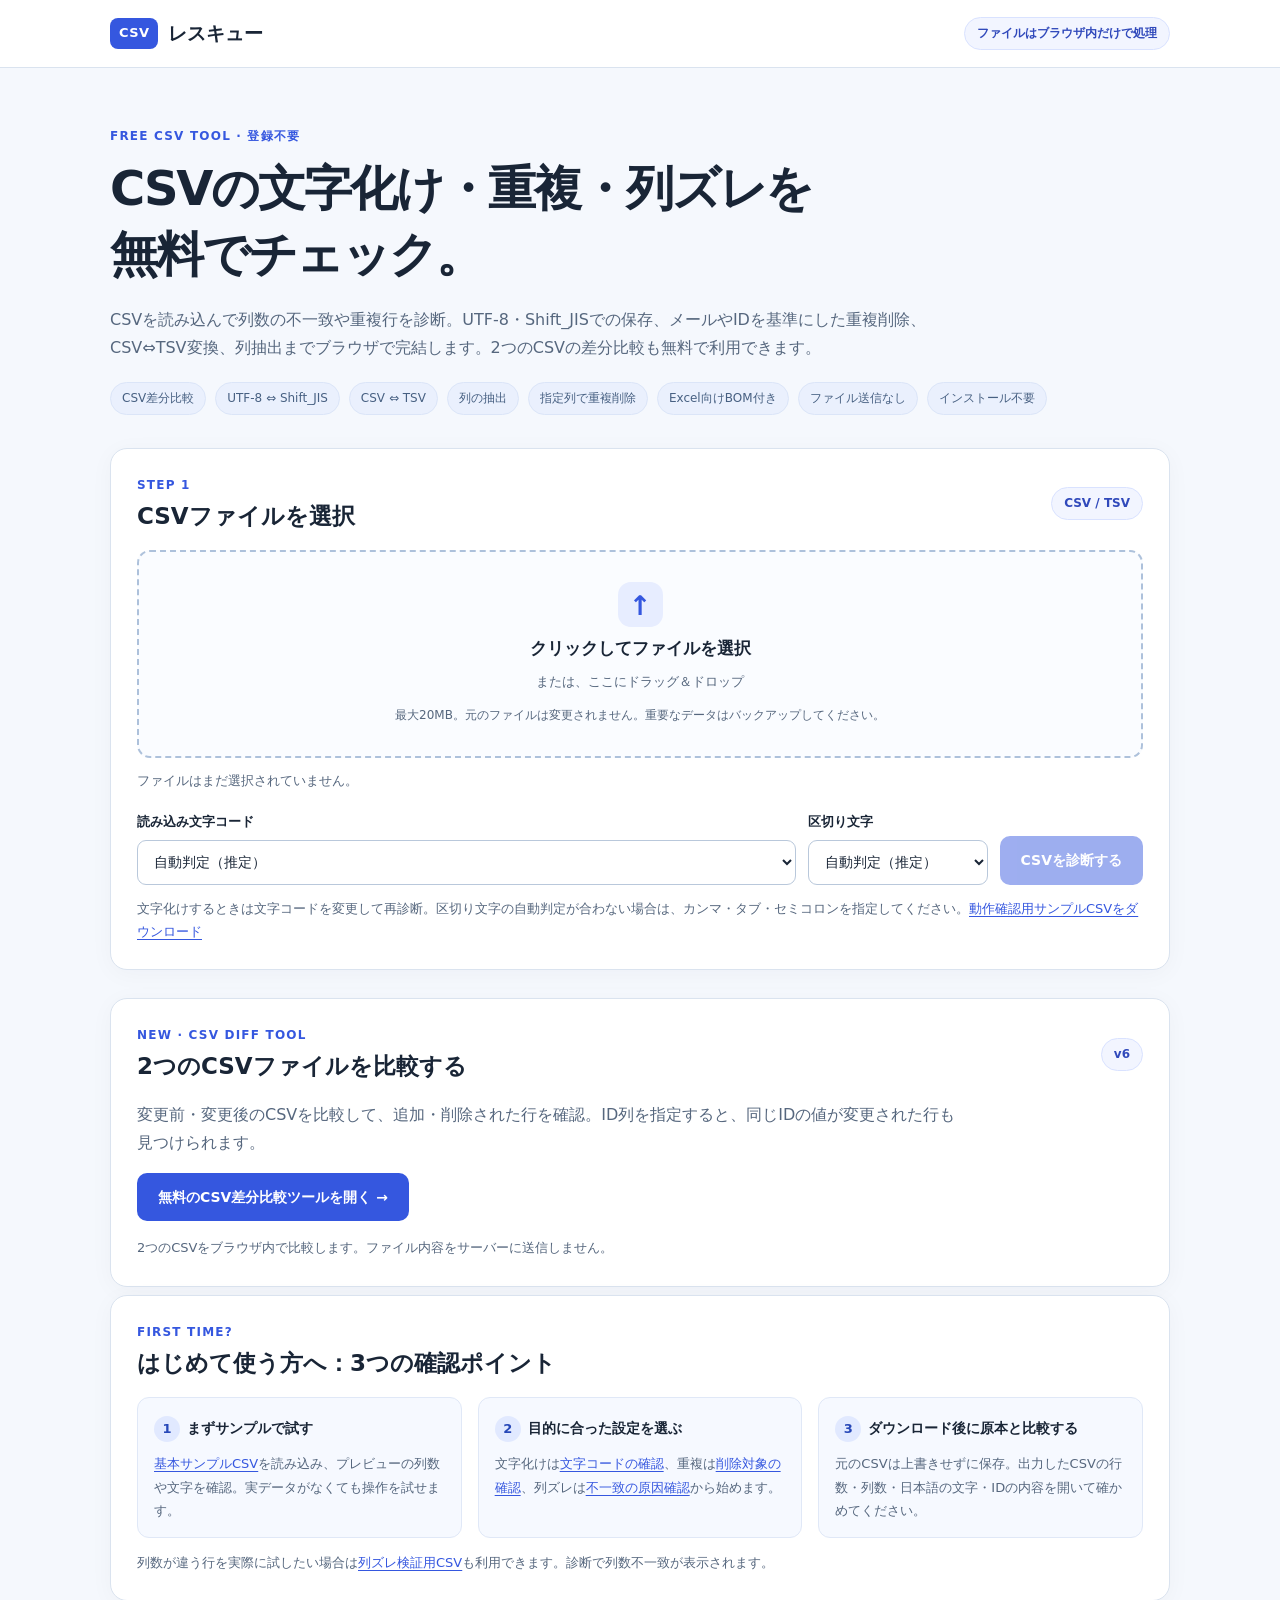
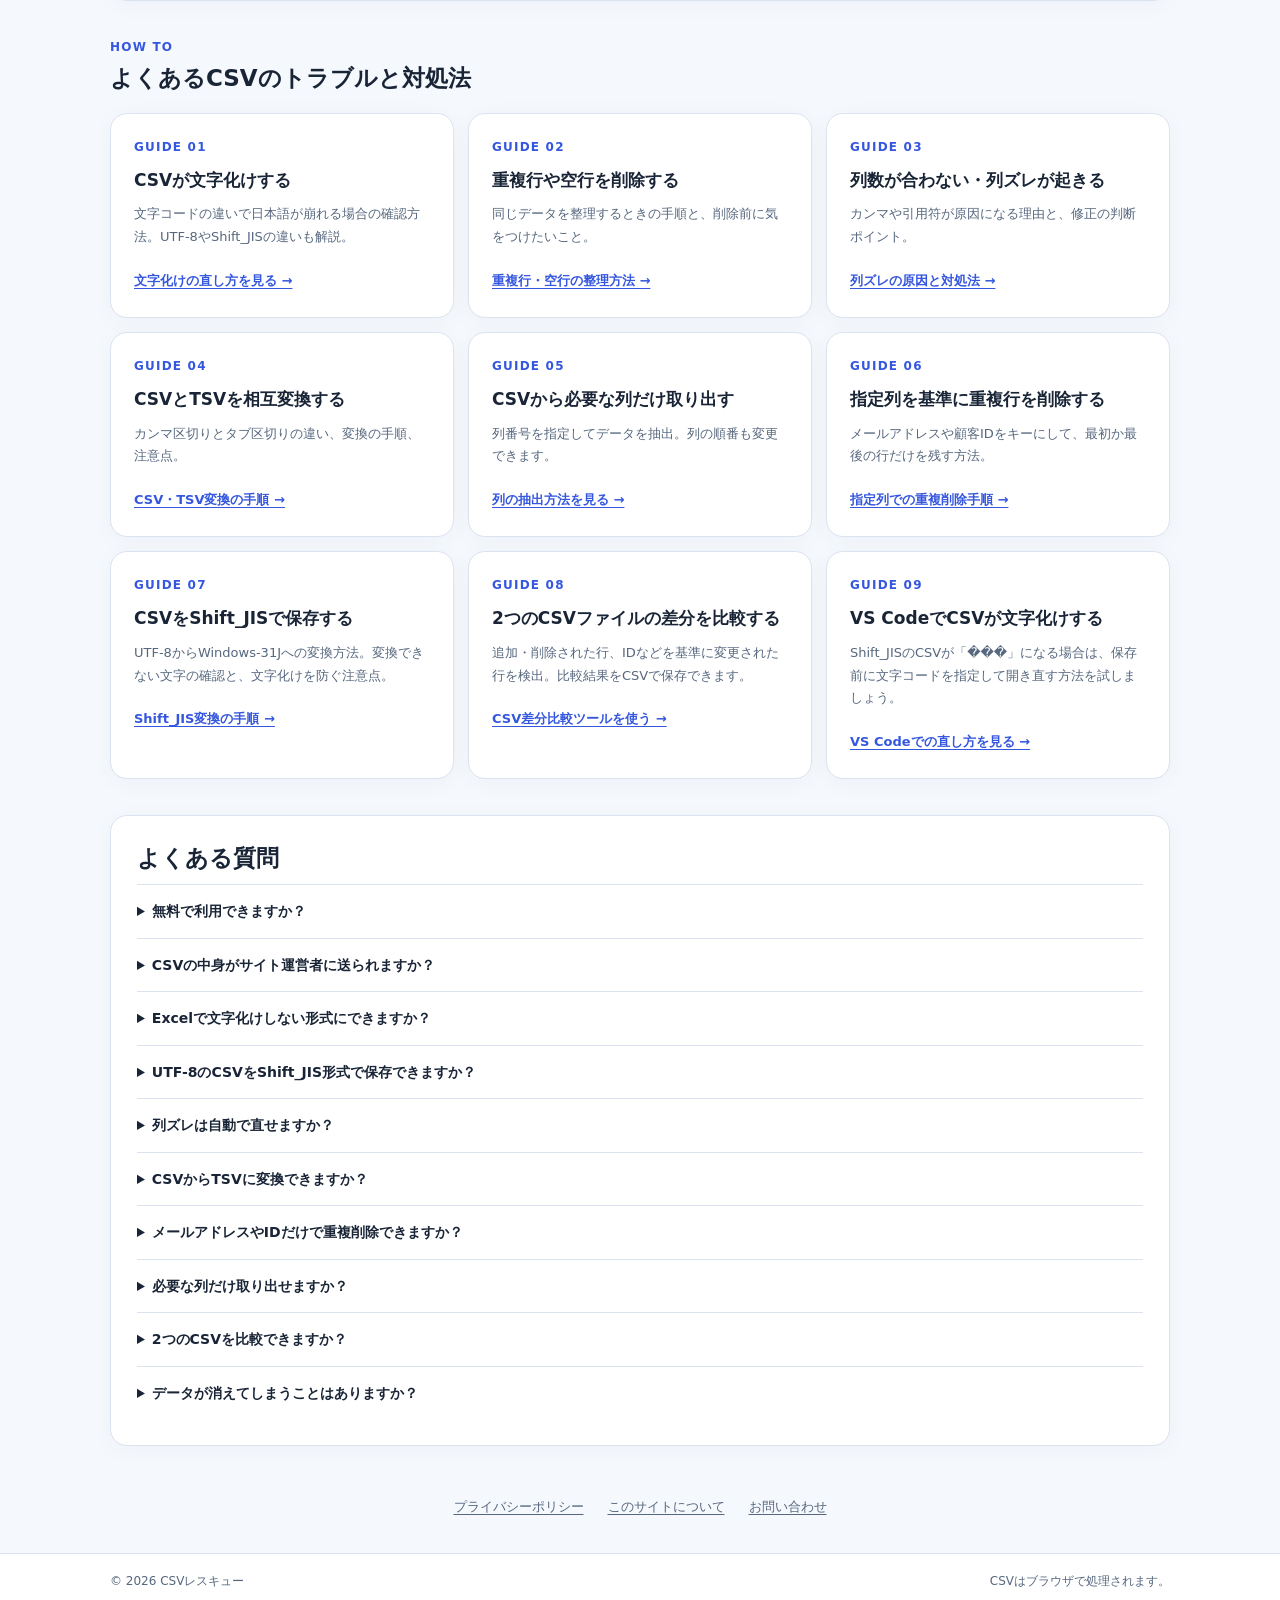
<file: index.html>
<!doctype html>
<html lang="ja">
<head>
  <meta charset="utf-8">
  <meta name="google-site-verification" content="HZnUxog8przKs9VoNvuB1iZb7_eibFiq6W2No1t0T0g">
  <meta name="viewport" content="width=device-width, initial-scale=1">
  <meta name="description" content="無料のCSV文字コード変換ツール。UTF-8とShift_JIS（Windows-31J）で保存。変換できない文字を検出し、重複削除・列抽出・CSV／TSV変換もブラウザで完結。">
  <meta property="og:type" content="website">
  <meta property="og:title" content="CSVレスキュー｜Shift_JIS変換・重複削除・文字化け対策">
  <meta property="og:description" content="CSVファイルをアップロードせずブラウザでチェック・変換。文字コード変換、重複・空行の整理に。">
  <meta property="og:url" content="https://csv-rescue-tool.pages.dev/">
  <link rel="canonical" href="https://csv-rescue-tool.pages.dev/">
  <title>CSVレスキュー｜CSVをShift_JIS・UTF-8に変換・重複削除を無料で</title>
  <!-- Google AdSense: 既存の審査用パブリッシャーIDを維持 -->
  <script async src="https://pagead2.googlesyndication.com/pagead/js/adsbygoogle.js?client=ca-pub-9713647473376060" crossorigin="anonymous"></script>
  <link rel="stylesheet" href="style.css">
</head>
<body>
  <a class="skip-link" href="#main">本文へ移動</a>
  <header class="site-header">
    <div class="wrap header-inner">
      <a class="brand" href="./" aria-label="CSVレスキュー ホーム"><span class="brand-mark">CSV</span><span>レスキュー</span></a>
      <span class="privacy-pill">ファイルはブラウザ内だけで処理</span>
    </div>
  </header>
  <main id="main" class="wrap">
    <section class="hero">
      <p class="eyebrow">FREE CSV TOOL · 登録不要</p>
      <h1>CSVの文字化け・重複・列ズレを<br class="desktop-break">無料でチェック。</h1>
      <p class="hero-copy">CSVを読み込んで列数の不一致や重複行を診断。UTF-8・Shift_JISでの保存、メールやIDを基準にした重複削除、CSV⇔TSV変換、列抽出までブラウザで完結します。2つのCSVの差分比較も無料で利用できます。</p>
      <div class="hero-tags"><span>CSV差分比較</span><span>UTF-8 ⇔ Shift_JIS</span><span>CSV ⇔ TSV</span><span>列の抽出</span><span>指定列で重複削除</span><span>Excel向けBOM付き</span><span>ファイル送信なし</span><span>インストール不要</span></div>
    </section>

    <section class="panel upload-panel" aria-labelledby="upload-title">
      <div class="section-heading"><div><p class="step-label">STEP 1</p><h2 id="upload-title">CSVファイルを選択</h2></div><span class="file-badge">CSV / TSV</span></div>
      <label class="drop-zone" id="drop-zone" for="file-input">
        <span class="upload-icon" aria-hidden="true">↑</span>
        <strong>クリックしてファイルを選択</strong>
        <span>または、ここにドラッグ＆ドロップ</span>
        <small>最大20MB。元のファイルは変更されません。重要なデータはバックアップしてください。</small>
      </label>
      <input id="file-input" type="file" accept=".csv,.tsv,.txt,text/csv,text/tab-separated-values">
      <p id="file-meta" class="file-meta" aria-live="polite">ファイルはまだ選択されていません。</p>
      <div class="controls">
        <div class="field"><label for="encoding">読み込み文字コード</label><select id="encoding"><option value="auto">自動判定（推定）</option><option value="utf-8">UTF-8</option><option value="shift_jis">Shift_JIS / Windows-31J</option></select></div>
        <div class="field"><label for="delimiter">区切り文字</label><select id="delimiter"><option value="auto">自動判定（推定）</option><option value=",">カンマ（,）</option><option value="tab">タブ（TSV）</option><option value=";">セミコロン（;）</option></select></div>
        <button id="analyze-btn" class="button primary" disabled>CSVを診断する</button>
      </div>
      <p class="hint">文字化けするときは文字コードを変更して再診断。区切り文字の自動判定が合わない場合は、カンマ・タブ・セミコロンを指定してください。<a href="sample.csv" download>動作確認用サンプルCSVをダウンロード</a></p>
      <p id="error" class="error" role="alert"></p>
    </section>

    <section id="results" class="results hidden" aria-labelledby="results-title">
      <div class="section-heading results-heading"><div><p class="step-label">STEP 2</p><h2 id="results-title">診断結果</h2></div><span id="status-pill" class="status-pill">診断済み</span></div>
      <div id="summary" class="summary-grid"></div>
      <section class="panel result-panel"><h3>チェック内容</h3><div id="checks" class="check-list" aria-live="polite"></div></section>
      <section class="panel result-panel"><h3>データのプレビュー</h3><p class="hint before-table">見出し行＋データの先頭10行を表示します。元ファイルの内容を確認してから変換してください。</p><div class="table-wrap"><table id="preview"></table></div></section>
      <section class="panel result-panel" aria-labelledby="download-title">
        <h3 id="download-title">変換・整理してダウンロード</h3>
        <p class="hint before-table">下の項目は任意です。元ファイルは変更されません。出力形式でCSVかTSVを選べます。</p>
        <div class="download-controls">
          <div class="field"><label for="output-encoding">出力文字コード</label><select id="output-encoding"><option value="utf-8-bom">UTF-8（BOM付き・Excel向け）</option><option value="utf-8">UTF-8（BOMなし）</option><option value="shift_jis">Shift_JIS（Windows-31J / CP932）</option></select></div>
          <div class="sjis-options hidden" id="sjis-options">
            <p class="hint">Shift_JIS（Windows-31J）は日本語の一部の業務ソフト向け。UTF-8の絵文字や一部の異体字はそのまま保存できません。<a href="csv-to-shift-jis">変換方法と注意点</a></p>
            <p id="sjis-warning" class="encoding-warning" role="status" aria-live="polite"></p>
            <label class="checkbox-line"><input type="checkbox" id="replace-unmappable"> 変換できない文字を「?」に置き換えて保存する（文字情報が失われます）</label>
            <p class="hint">安全のため、初期状態では置換せずにダウンロードを停止します。元のCSVを保管してください。</p>
          </div>
          <div class="field"><label for="output-format">出力するファイル形式</label><select id="output-format"><option value="csv">CSV（カンマ区切り）</option><option value="tsv">TSV（タブ区切り）</option></select></div>
          <div class="field column-extract-field">
            <label for="column-selection">抽出したい列番号（任意）</label>
            <input type="text" id="column-selection" placeholder="例：1,3 または 1-3" autocomplete="off" inputmode="text" spellcheck="false" aria-describedby="column-selection-help">
            <span class="hint" id="column-selection-help">空欄なら全列を出力。見出し行の左から1列目・2列目…と数え、指定した順に抽出します。</span>
          </div>
          <label class="checkbox-line"><input type="checkbox" id="trim-cells"> セル前後の空白を削除する</label>
          <section class="dedupe-control" aria-labelledby="dedupe-title">
            <label class="checkbox-line dedupe-enable" id="dedupe-title"><input type="checkbox" id="remove-duplicates"> 重複したデータ行を削除する</label>
            <div class="dedupe-options" id="dedupe-options">
              <div class="field">
                <label for="dedupe-mode">重複の判定方法</label>
                <select id="dedupe-mode" aria-describedby="dedupe-help">
                  <option value="all">行全体が完全一致</option>
                  <option value="columns">指定した列の値が一致</option>
                </select>
              </div>
              <div class="field column-extract-field hidden" id="dedupe-column-field">
                <label for="dedupe-columns">重複判定に使う列番号</label>
                <input type="text" id="dedupe-columns" placeholder="例：3 または 1,3" inputmode="text" autocomplete="off" spellcheck="false" aria-describedby="dedupe-help">
              </div>
              <div class="field">
                <label for="dedupe-keep">重複が見つかったときに残す行</label>
                <select id="dedupe-keep"><option value="first">最初に出てきた行</option><option value="last">最後に出てきた行</option></select>
              </div>
              <p class="hint" id="dedupe-help">列番号は元のCSVの見出しを左から数えます。指定列がすべて空欄の行は誤削除を避けるため残します。判定後に列抽出を行います。<a href="sample-dedupe.csv" download>指定列での重複削除を試すサンプルCSV</a></p>
              <p class="dedupe-preview" id="dedupe-preview" aria-live="polite"></p>
            </div>
          </section>
          <label class="checkbox-line"><input type="checkbox" id="remove-empty-rows"> 空白だけのデータ行を削除する</label>
          <label class="checkbox-line"><input type="checkbox" id="remove-empty-columns"> すべてのデータ行で空の列を削除する</label>
          <label class="checkbox-line"><input type="checkbox" id="fix-headers"> 空白・重複している見出しを補正する</label>
          <label class="checkbox-line"><input type="checkbox" id="pad-short-rows"> 列が足りない行の末尾に空欄を追加する</label>
          <label class="checkbox-line"><input type="checkbox" id="safe-formulas"> Excelで数式になり得るセルの先頭に「'」を付ける</label>
          <p id="export-summary" class="export-summary" aria-live="polite"></p>
          <button id="download-btn" class="button primary">CSVをダウンロード</button>
        </div>
        <p class="hint">指定列での重複削除は、その列の値が同じ別人・別取引も削除対象になります。出力予定の削除件数を確認し、元CSVを保管してください。空欄キーの行は残します。列が多すぎる行や複雑な列ズレは自動修復できません。数式保護は値を書き換えるので必要時だけ有効にしてください。</p>
      </section>
    </section>

    <section class="panel compare-promo" aria-labelledby="compare-promo-title">
      <div class="section-heading"><div><p class="step-label">NEW · CSV DIFF TOOL</p><h2 id="compare-promo-title">2つのCSVファイルを比較する</h2></div><span class="file-badge">v6</span></div>
      <p class="hero-copy">変更前・変更後のCSVを比較して、追加・削除された行を確認。ID列を指定すると、同じIDの値が変更された行も見つけられます。</p>
      <p><a class="button primary" href="csv-compare" style="display:inline-block;text-decoration:none">無料のCSV差分比較ツールを開く →</a></p>
      <p class="hint">2つのCSVをブラウザ内で比較します。ファイル内容をサーバーに送信しません。</p>
    </section>

    <section class="panel starter-panel" aria-labelledby="starter-title">
      <div class="section-heading"><div><p class="step-label">FIRST TIME?</p><h2 id="starter-title">はじめて使う方へ：3つの確認ポイント</h2></div></div>
      <ol class="starter-steps">
        <li><strong>まずサンプルで試す</strong><p><a href="sample.csv" download>基本サンプルCSV</a>を読み込み、プレビューの列数や文字を確認。実データがなくても操作を試せます。</p></li>
        <li><strong>目的に合った設定を選ぶ</strong><p>文字化けは<a href="csv-mojibake">文字コードの確認</a>、重複は<a href="csv-duplicates">削除対象の確認</a>、列ズレは<a href="csv-columns">不一致の原因確認</a>から始めます。</p></li>
        <li><strong>ダウンロード後に原本と比較する</strong><p>元のCSVは上書きせずに保存。出力したCSVの行数・列数・日本語の文字・IDの内容を開いて確かめてください。</p></li>
      </ol>
      <p class="hint">列数が違う行を実際に試したい場合は<a href="sample-columns-check.csv" download>列ズレ検証用CSV</a>も利用できます。診断で列数不一致が表示されます。</p>
    </section>

    <section class="section-guides" aria-labelledby="guides-title">
      <div class="section-heading"><div><p class="step-label">HOW TO</p><h2 id="guides-title">よくあるCSVのトラブルと対処法</h2></div></div>
      <div class="guide-grid">
        <article class="panel guide-card"><p class="step-label">GUIDE 01</p><h3>CSVが文字化けする</h3><p>文字コードの違いで日本語が崩れる場合の確認方法。UTF-8やShift_JISの違いも解説。</p><a href="csv-mojibake">文字化けの直し方を見る →</a></article>
        <article class="panel guide-card"><p class="step-label">GUIDE 02</p><h3>重複行や空行を削除する</h3><p>同じデータを整理するときの手順と、削除前に気をつけたいこと。</p><a href="csv-duplicates">重複行・空行の整理方法 →</a></article>
        <article class="panel guide-card"><p class="step-label">GUIDE 03</p><h3>列数が合わない・列ズレが起きる</h3><p>カンマや引用符が原因になる理由と、修正の判断ポイント。</p><a href="csv-columns">列ズレの原因と対処法 →</a></article>
        <article class="panel guide-card"><p class="step-label">GUIDE 04</p><h3>CSVとTSVを相互変換する</h3><p>カンマ区切りとタブ区切りの違い、変換の手順、注意点。</p><a href="csv-to-tsv">CSV・TSV変換の手順 →</a></article>
        <article class="panel guide-card"><p class="step-label">GUIDE 05</p><h3>CSVから必要な列だけ取り出す</h3><p>列番号を指定してデータを抽出。列の順番も変更できます。</p><a href="csv-extract-columns">列の抽出方法を見る →</a></article>
        <article class="panel guide-card"><p class="step-label">GUIDE 06</p><h3>指定列を基準に重複行を削除する</h3><p>メールアドレスや顧客IDをキーにして、最初か最後の行だけを残す方法。</p><a href="csv-dedupe-by-column">指定列での重複削除手順 →</a></article>
        <article class="panel guide-card"><p class="step-label">GUIDE 07</p><h3>CSVをShift_JISで保存する</h3><p>UTF-8からWindows-31Jへの変換方法。変換できない文字の確認と、文字化けを防ぐ注意点。</p><a href="csv-to-shift-jis">Shift_JIS変換の手順 →</a></article>
        <article class="panel guide-card"><p class="step-label">GUIDE 08</p><h3>2つのCSVファイルの差分を比較する</h3><p>追加・削除された行、IDなどを基準に変更された行を検出。比較結果をCSVで保存できます。</p><a href="csv-compare">CSV差分比較ツールを使う →</a></article>
        <article class="panel guide-card"><p class="step-label">GUIDE 09</p><h3>VS CodeでCSVが文字化けする</h3><p>Shift_JISのCSVが「���」になる場合は、保存前に文字コードを指定して開き直す方法を試しましょう。</p><a href="vscode-shift-jis">VS Codeでの直し方を見る →</a></article>
      </div>
    </section>

    <section class="faq panel"><h2>よくある質問</h2>
      <details><summary>無料で利用できますか？</summary><p>はい。現時点の診断・変換機能は登録不要で無料です。</p></details>
      <details><summary>CSVの中身がサイト運営者に送られますか？</summary><p>いいえ。このツールのファイル読み込み・診断・変換はブラウザで行い、ファイルの内容を運営者のサーバーへ送る機能はありません。ページ表示に必要な通常の通信は発生します。</p></details>
      <details><summary>Excelで文字化けしない形式にできますか？</summary><p>UTF-8（BOM付き）のダウンロードを試してください。ただし、Excelの環境やファイルの内容によって挙動は異なります。</p></details>
      <details><summary>UTF-8のCSVをShift_JIS形式で保存できますか？</summary><p>はい。出力文字コードで「Shift_JIS（Windows-31J / CP932）」を選択してください。変換できない文字がある場合は件数を表示し、初期状態ではダウンロードを止めます。「?」への置換を選ぶとデータが変わるため、元のCSVを保管して内容を確認してください。</p></details>
      <details><summary>列ズレは自動で直せますか？</summary><p>列数の不一致を検出し、短い行の末尾への空欄追加は選べます。ただし、値が本来どの列に属するかは判定できないため、複雑な列ズレは元データを確認して修正してください。</p></details>
      <details><summary>CSVからTSVに変換できますか？</summary><p>はい。「出力するファイル形式」で「TSV（タブ区切り）」を選んで保存できます。TSVからCSVへの変換にも対応しています。</p></details>
      <details><summary>メールアドレスやIDだけで重複削除できますか？</summary><p>はい。「重複したデータ行を削除する」にチェックし、「指定した列の値が一致」を選んで列番号を指定してください。どの行を残すかも選択できます。指定列がすべて空欄の行は削除しません。別人・別取引が同じキーを持つ場合もあるので、結果を確認してください。</p></details>
      <details><summary>必要な列だけ取り出せますか？</summary><p>はい。診断後の「抽出したい列番号」に「1,3」などを入力すると1列目と3列目だけを出力できます。順番の指定も可能です。データの欠落を避けるため、出力結果を必ず確認してください。</p></details>
      <details><summary>2つのCSVを比較できますか？</summary><p>はい。<a href="csv-compare">CSV差分比較ツール</a>で、追加・削除・変更された行を確認できます。ID列を指定する場合は、キーの重複や空欄がないファイルを使用してください。</p></details>
      <details><summary>データが消えてしまうことはありますか？</summary><p>元ファイル自体は書き換えません。ただし、削除・補正の項目を選んで出力すると結果のCSVの内容が変わります。元ファイルを保管し、出力後に内容を確認してください。</p></details>
    </section>
    <nav class="legal-links" aria-label="サイト情報"><a href="privacy">プライバシーポリシー</a><a href="about">このサイトについて</a><a href="contact">お問い合わせ</a></nav>
  </main>
  <footer class="site-footer"><div class="wrap footer-inner"><span>© <span id="year"></span> CSVレスキュー</span><span>CSVはブラウザで処理されます。</span></div></footer>
  <script src="app.js"></script>
</body>
</html>
</file>
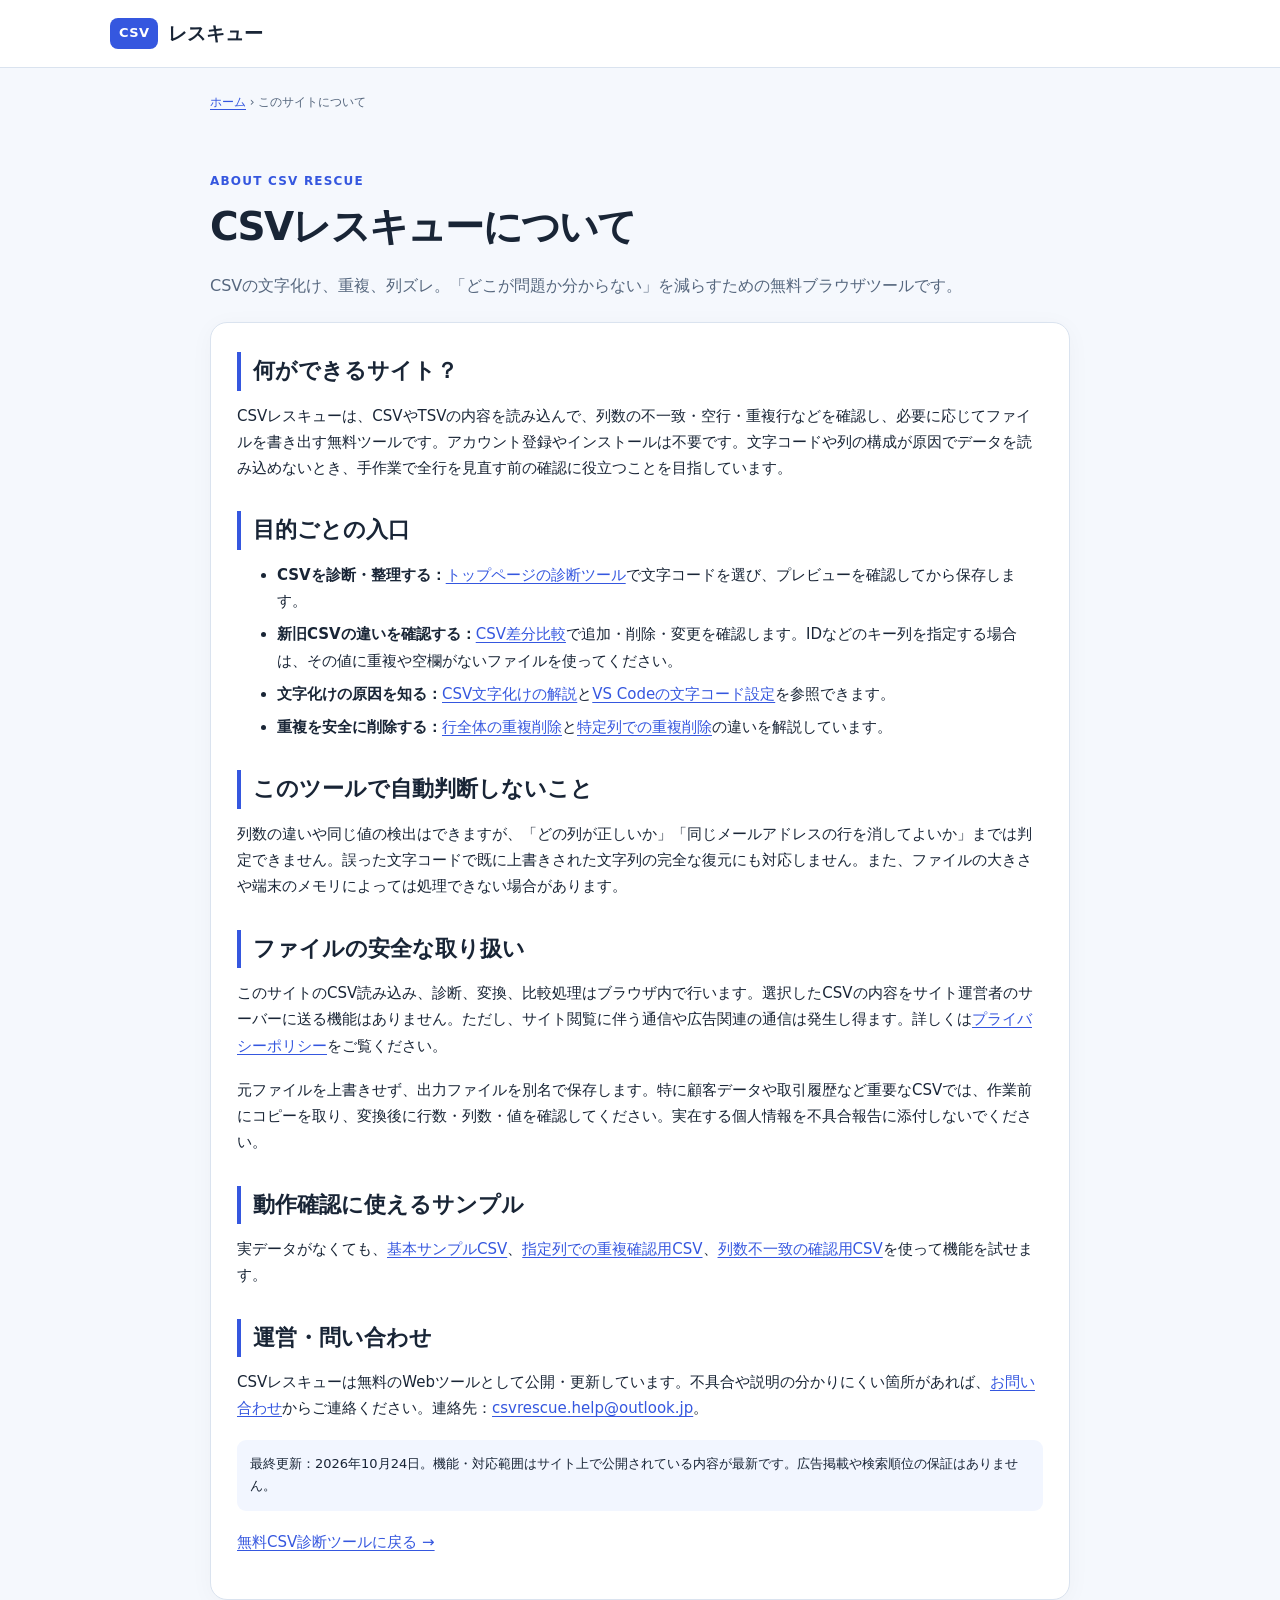
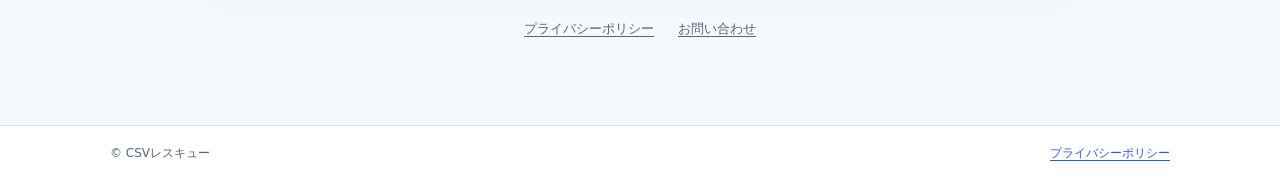
<file: about.html>
<!doctype html>
<html lang="ja"><head><meta charset="utf-8"><meta name="viewport" content="width=device-width, initial-scale=1"><link rel="canonical" href="https://csv-rescue-tool.pages.dev/about"><meta name="description" content="CSVレスキューについて。無料のCSV診断・変換ツールの機能、対応範囲、運営方針をご案内します。"><title>このサイトについて｜CSVレスキュー</title><link rel="stylesheet" href="style.css"><script async src="https://pagead2.googlesyndication.com/pagead/js/adsbygoogle.js?client=ca-pub-9713647473376060" crossorigin="anonymous"></script>
</head>
<body><header class="site-header"><div class="wrap header-inner"><a class="brand" href="./"><span class="brand-mark">CSV</span><span>レスキュー</span></a></div></header>
<main class="wrap article-main" id="main">
<div class="breadcrumb"><a href="./">ホーム</a> › このサイトについて</div>
<section class="hero"><p class="eyebrow">ABOUT CSV RESCUE</p><h1>CSVレスキューについて</h1><p class="hero-copy">CSVの文字化け、重複、列ズレ。「どこが問題か分からない」を減らすための無料ブラウザツールです。</p></section>
<article class="panel article-body">
<h2>何ができるサイト？</h2>
<p>CSVレスキューは、CSVやTSVの内容を読み込んで、列数の不一致・空行・重複行などを確認し、必要に応じてファイルを書き出す無料ツールです。アカウント登録やインストールは不要です。文字コードや列の構成が原因でデータを読み込めないとき、手作業で全行を見直す前の確認に役立つことを目指しています。</p>
<h2>目的ごとの入口</h2>
<ul><li><strong>CSVを診断・整理する：</strong><a href="./">トップページの診断ツール</a>で文字コードを選び、プレビューを確認してから保存します。</li>
<li><strong>新旧CSVの違いを確認する：</strong><a href="csv-compare">CSV差分比較</a>で追加・削除・変更を確認します。IDなどのキー列を指定する場合は、その値に重複や空欄がないファイルを使ってください。</li>
<li><strong>文字化けの原因を知る：</strong><a href="csv-mojibake">CSV文字化けの解説</a>と<a href="vscode-shift-jis">VS Codeの文字コード設定</a>を参照できます。</li>
<li><strong>重複を安全に削除する：</strong><a href="csv-duplicates">行全体の重複削除</a>と<a href="csv-dedupe-by-column">特定列での重複削除</a>の違いを解説しています。</li></ul>
<h2>このツールで自動判断しないこと</h2>
<p>列数の違いや同じ値の検出はできますが、「どの列が正しいか」「同じメールアドレスの行を消してよいか」までは判定できません。誤った文字コードで既に上書きされた文字列の完全な復元にも対応しません。また、ファイルの大きさや端末のメモリによっては処理できない場合があります。</p>
<h2>ファイルの安全な取り扱い</h2>
<p>このサイトのCSV読み込み、診断、変換、比較処理はブラウザ内で行います。選択したCSVの内容をサイト運営者のサーバーに送る機能はありません。ただし、サイト閲覧に伴う通信や広告関連の通信は発生し得ます。詳しくは<a href="privacy">プライバシーポリシー</a>をご覧ください。</p>
<p>元ファイルを上書きせず、出力ファイルを別名で保存します。特に顧客データや取引履歴など重要なCSVでは、作業前にコピーを取り、変換後に行数・列数・値を確認してください。実在する個人情報を不具合報告に添付しないでください。</p>
<h2>動作確認に使えるサンプル</h2>
<p>実データがなくても、<a href="sample.csv" download>基本サンプルCSV</a>、<a href="sample-dedupe.csv" download>指定列での重複確認用CSV</a>、<a href="sample-columns-check.csv" download>列数不一致の確認用CSV</a>を使って機能を試せます。</p>
<h2>運営・問い合わせ</h2>
<p>CSVレスキューは無料のWebツールとして公開・更新しています。不具合や説明の分かりにくい箇所があれば、<a href="contact">お問い合わせ</a>からご連絡ください。連絡先：<a href="mailto:csvrescue.help@outlook.jp">csvrescue.help@outlook.jp</a>。</p>
<p class="article-note">最終更新：2026年10月24日。機能・対応範囲はサイト上で公開されている内容が最新です。広告掲載や検索順位の保証はありません。</p>
<p><a href="./">無料CSV診断ツールに戻る →</a></p>
</article>
<nav class="legal-links" aria-label="サイト情報"><a href="privacy">プライバシーポリシー</a><a href="contact">お問い合わせ</a></nav>
</main>
<footer class="site-footer"><div class="wrap footer-inner"><span>© CSVレスキュー</span><a href="privacy">プライバシーポリシー</a></div></footer></body></html>
</file>
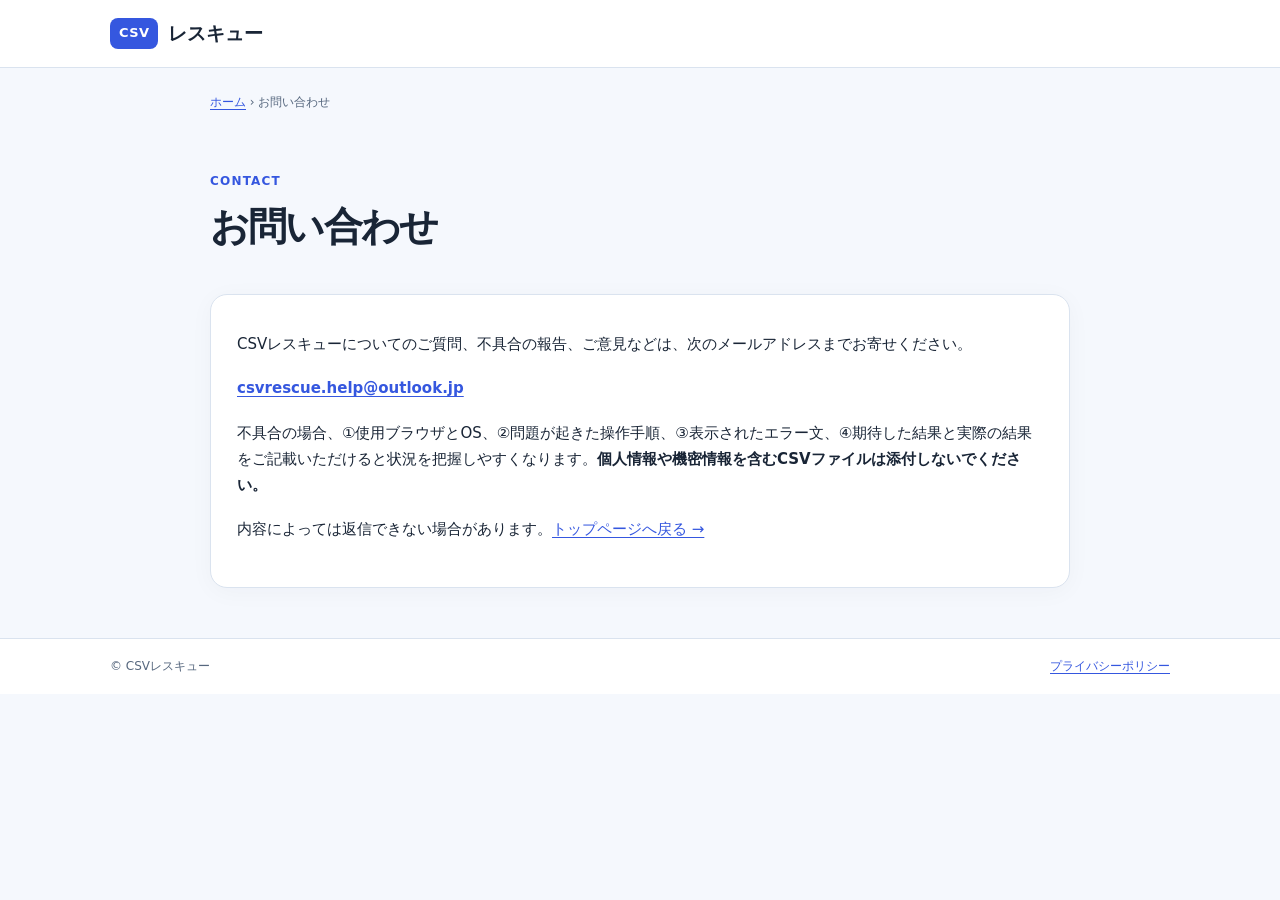
<file: contact.html>
<!doctype html>
<html lang="ja"><head><meta charset="utf-8"><meta name="viewport" content="width=device-width, initial-scale=1"><link rel="canonical" href="https://csv-rescue-tool.pages.dev/contact"><meta name="description" content="CSVレスキューへのお問い合わせ。ツールの不具合やご質問、ご意見はこちらから。"><title>お問い合わせ｜CSVレスキュー</title><link rel="stylesheet" href="style.css"><script async src="https://pagead2.googlesyndication.com/pagead/js/adsbygoogle.js?client=ca-pub-9713647473376060" crossorigin="anonymous"></script>
</head>
<body><header class="site-header"><div class="wrap header-inner"><a class="brand" href="./"><span class="brand-mark">CSV</span><span>レスキュー</span></a></div></header>
<main class="wrap article-main"><div class="breadcrumb"><a href="./">ホーム</a> › お問い合わせ</div><section class="hero"><p class="eyebrow">CONTACT</p><h1>お問い合わせ</h1></section><article class="panel article-body"><p>CSVレスキューについてのご質問、不具合の報告、ご意見などは、次のメールアドレスまでお寄せください。</p><p><strong><a href="mailto:csvrescue.help@outlook.jp">csvrescue.help@outlook.jp</a></strong></p><p>不具合の場合、①使用ブラウザとOS、②問題が起きた操作手順、③表示されたエラー文、④期待した結果と実際の結果をご記載いただけると状況を把握しやすくなります。<strong>個人情報や機密情報を含むCSVファイルは添付しないでください。</strong></p><p>内容によっては返信できない場合があります。<a href="./">トップページへ戻る →</a></p></article></main>
<footer class="site-footer"><div class="wrap footer-inner"><span>© CSVレスキュー</span><a href="privacy">プライバシーポリシー</a></div></footer></body></html>
</file>
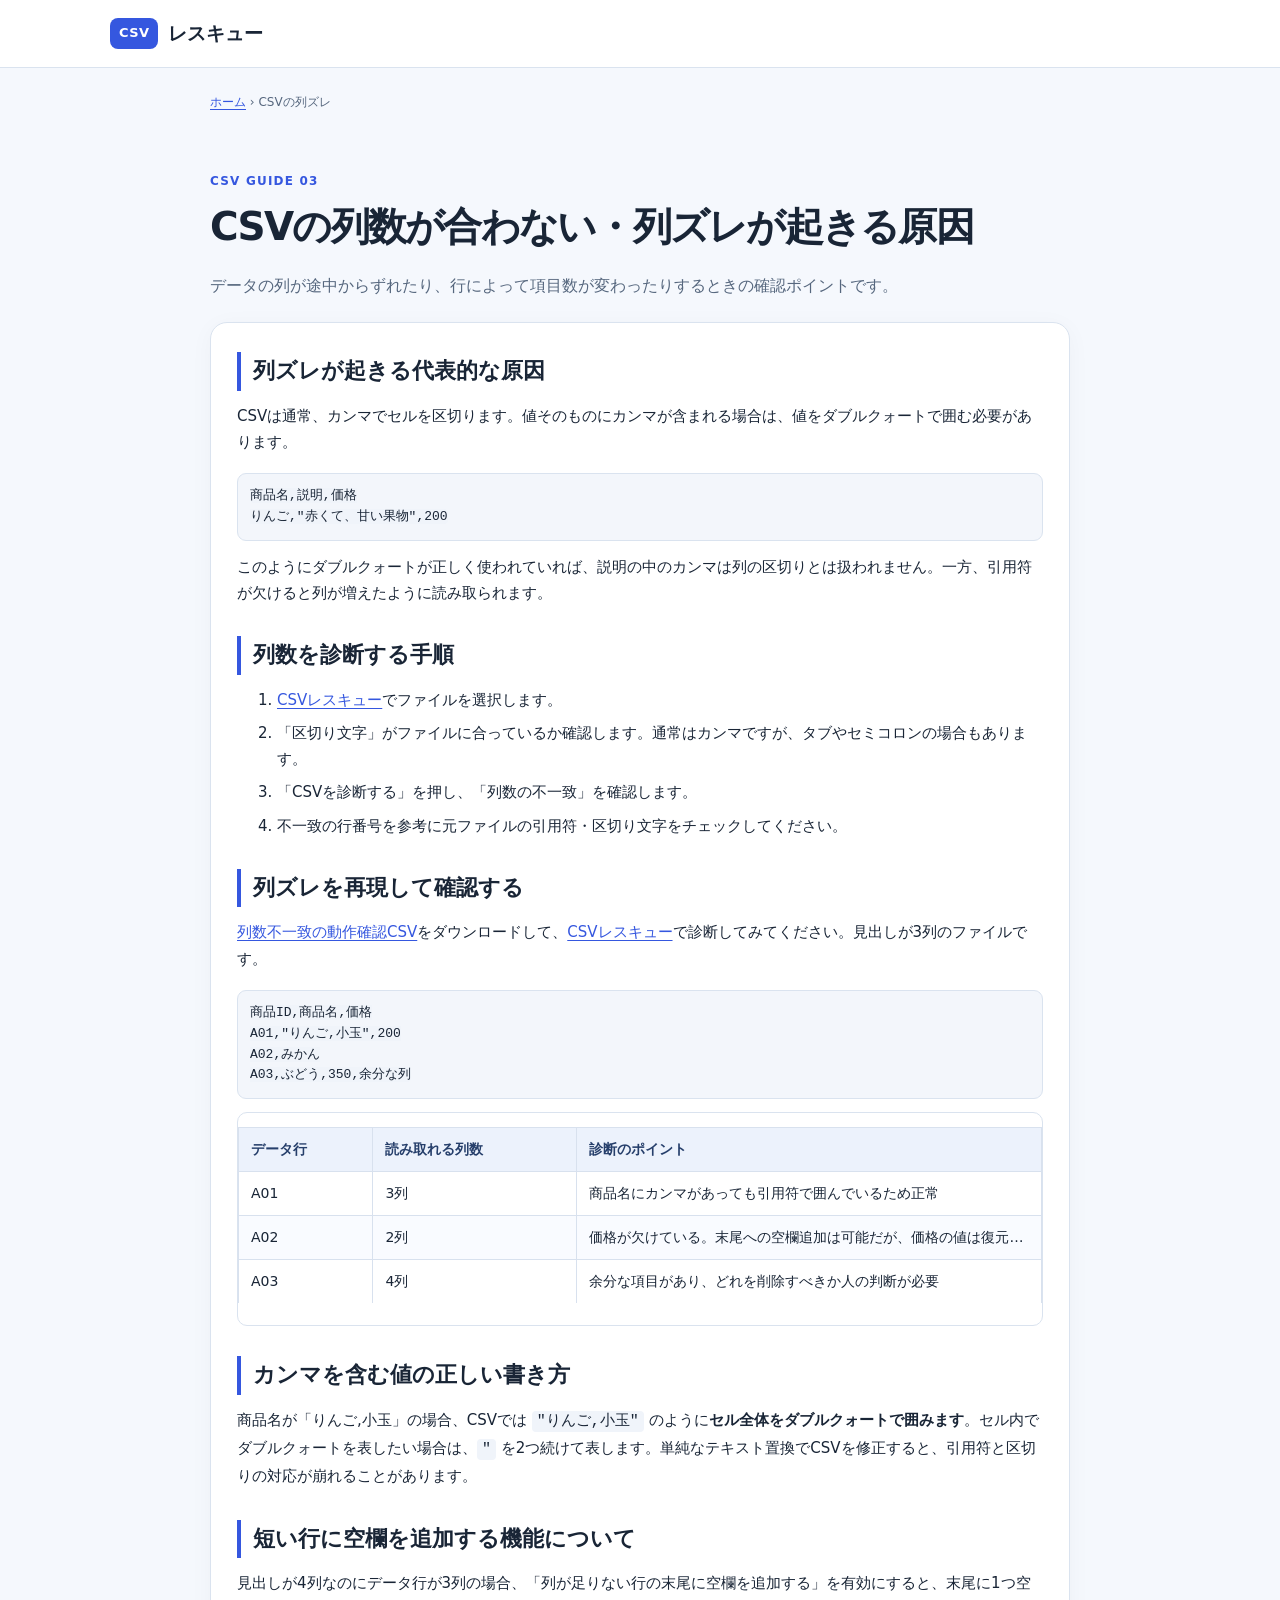
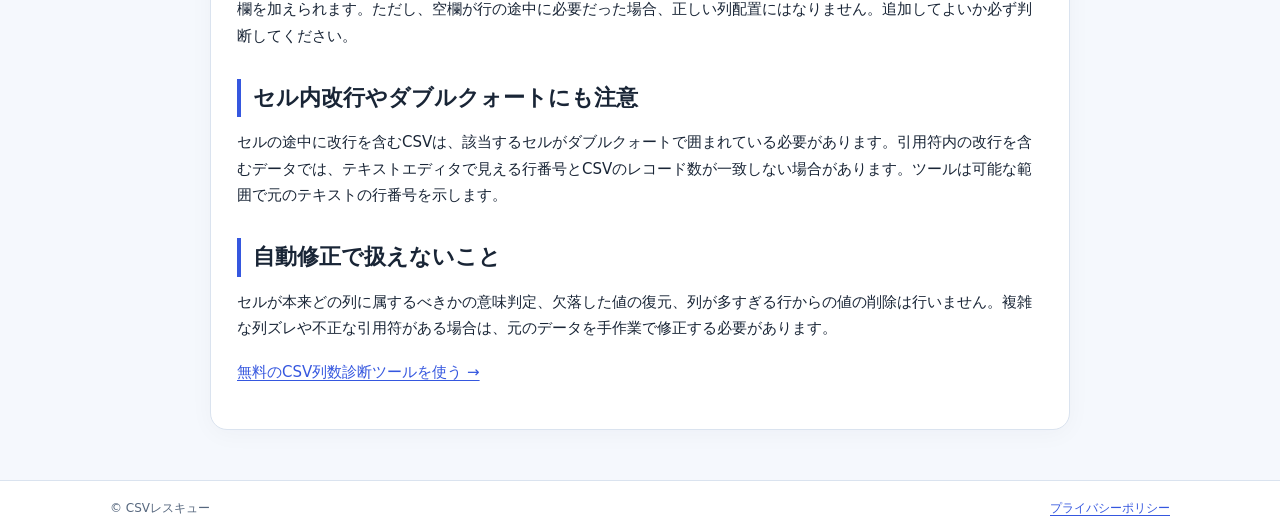
<file: csv-columns.html>
<!doctype html>
<html lang="ja"><head><meta charset="utf-8"><meta name="viewport" content="width=device-width, initial-scale=1"><meta name="description" content="CSVの列ズレ・列数不一致が起きる原因と対処方法を解説。カンマ、ダブルクォート、改行の扱いや診断のポイントを紹介。"><title>CSVの列ズレ・列数の不一致を調べる方法｜CSVレスキュー</title><link rel="canonical" href="https://csv-rescue-tool.pages.dev/csv-columns"><link rel="stylesheet" href="style.css"><script async src="https://pagead2.googlesyndication.com/pagead/js/adsbygoogle.js?client=ca-pub-9713647473376060" crossorigin="anonymous"></script>
</head>
<body><header class="site-header"><div class="wrap header-inner"><a class="brand" href="./"><span class="brand-mark">CSV</span><span>レスキュー</span></a></div></header><main class="wrap article-main"><div class="breadcrumb"><a href="./">ホーム</a> › CSVの列ズレ</div><section class="hero"><p class="eyebrow">CSV GUIDE 03</p><h1>CSVの列数が合わない・列ズレが起きる原因</h1><p class="hero-copy">データの列が途中からずれたり、行によって項目数が変わったりするときの確認ポイントです。</p></section><article class="panel article-body">
<h2>列ズレが起きる代表的な原因</h2><p>CSVは通常、カンマでセルを区切ります。値そのものにカンマが含まれる場合は、値をダブルクォートで囲む必要があります。</p>
<pre><code>商品名,説明,価格
りんご,"赤くて、甘い果物",200</code></pre>
<p>このようにダブルクォートが正しく使われていれば、説明の中のカンマは列の区切りとは扱われません。一方、引用符が欠けると列が増えたように読み取られます。</p>
<h2>列数を診断する手順</h2><ol><li><a href="./">CSVレスキュー</a>でファイルを選択します。</li><li>「区切り文字」がファイルに合っているか確認します。通常はカンマですが、タブやセミコロンの場合もあります。</li><li>「CSVを診断する」を押し、「列数の不一致」を確認します。</li><li>不一致の行番号を参考に元ファイルの引用符・区切り文字をチェックしてください。</li></ol>
<h2>列ズレを再現して確認する</h2>
<p><a href="sample-columns-check.csv" download>列数不一致の動作確認CSV</a>をダウンロードして、<a href="./">CSVレスキュー</a>で診断してみてください。見出しが3列のファイルです。</p>
<pre><code>商品ID,商品名,価格
A01,"りんご,小玉",200
A02,みかん
A03,ぶどう,350,余分な列</code></pre>
<div class="table-wrap"><table class="article-table"><thead><tr><th>データ行</th><th>読み取れる列数</th><th>診断のポイント</th></tr></thead><tbody>
<tr><td>A01</td><td>3列</td><td>商品名にカンマがあっても引用符で囲んでいるため正常</td></tr>
<tr><td>A02</td><td>2列</td><td>価格が欠けている。末尾への空欄追加は可能だが、価格の値は復元できない</td></tr>
<tr><td>A03</td><td>4列</td><td>余分な項目があり、どれを削除すべきか人の判断が必要</td></tr>
</tbody></table></div>
<h2>カンマを含む値の正しい書き方</h2>
<p>商品名が「りんご,小玉」の場合、CSVでは <code>"りんご,小玉"</code> のように<strong>セル全体をダブルクォートで囲みます</strong>。セル内でダブルクォートを表したい場合は、<code>"</code> を2つ続けて表します。単純なテキスト置換でCSVを修正すると、引用符と区切りの対応が崩れることがあります。</p>
<h2>短い行に空欄を追加する機能について</h2><p>見出しが4列なのにデータ行が3列の場合、「列が足りない行の末尾に空欄を追加する」を有効にすると、末尾に1つ空欄を加えられます。ただし、空欄が行の途中に必要だった場合、正しい列配置にはなりません。追加してよいか必ず判断してください。</p>
<h2>セル内改行やダブルクォートにも注意</h2><p>セルの途中に改行を含むCSVは、該当するセルがダブルクォートで囲まれている必要があります。引用符内の改行を含むデータでは、テキストエディタで見える行番号とCSVのレコード数が一致しない場合があります。ツールは可能な範囲で元のテキストの行番号を示します。</p>
<h2>自動修正で扱えないこと</h2><p>セルが本来どの列に属するべきかの意味判定、欠落した値の復元、列が多すぎる行からの値の削除は行いません。複雑な列ズレや不正な引用符がある場合は、元のデータを手作業で修正する必要があります。</p>
<p><a href="./">無料のCSV列数診断ツールを使う →</a></p></article></main><footer class="site-footer"><div class="wrap footer-inner"><span>© CSVレスキュー</span><a href="privacy">プライバシーポリシー</a></div></footer></body></html>
</file>
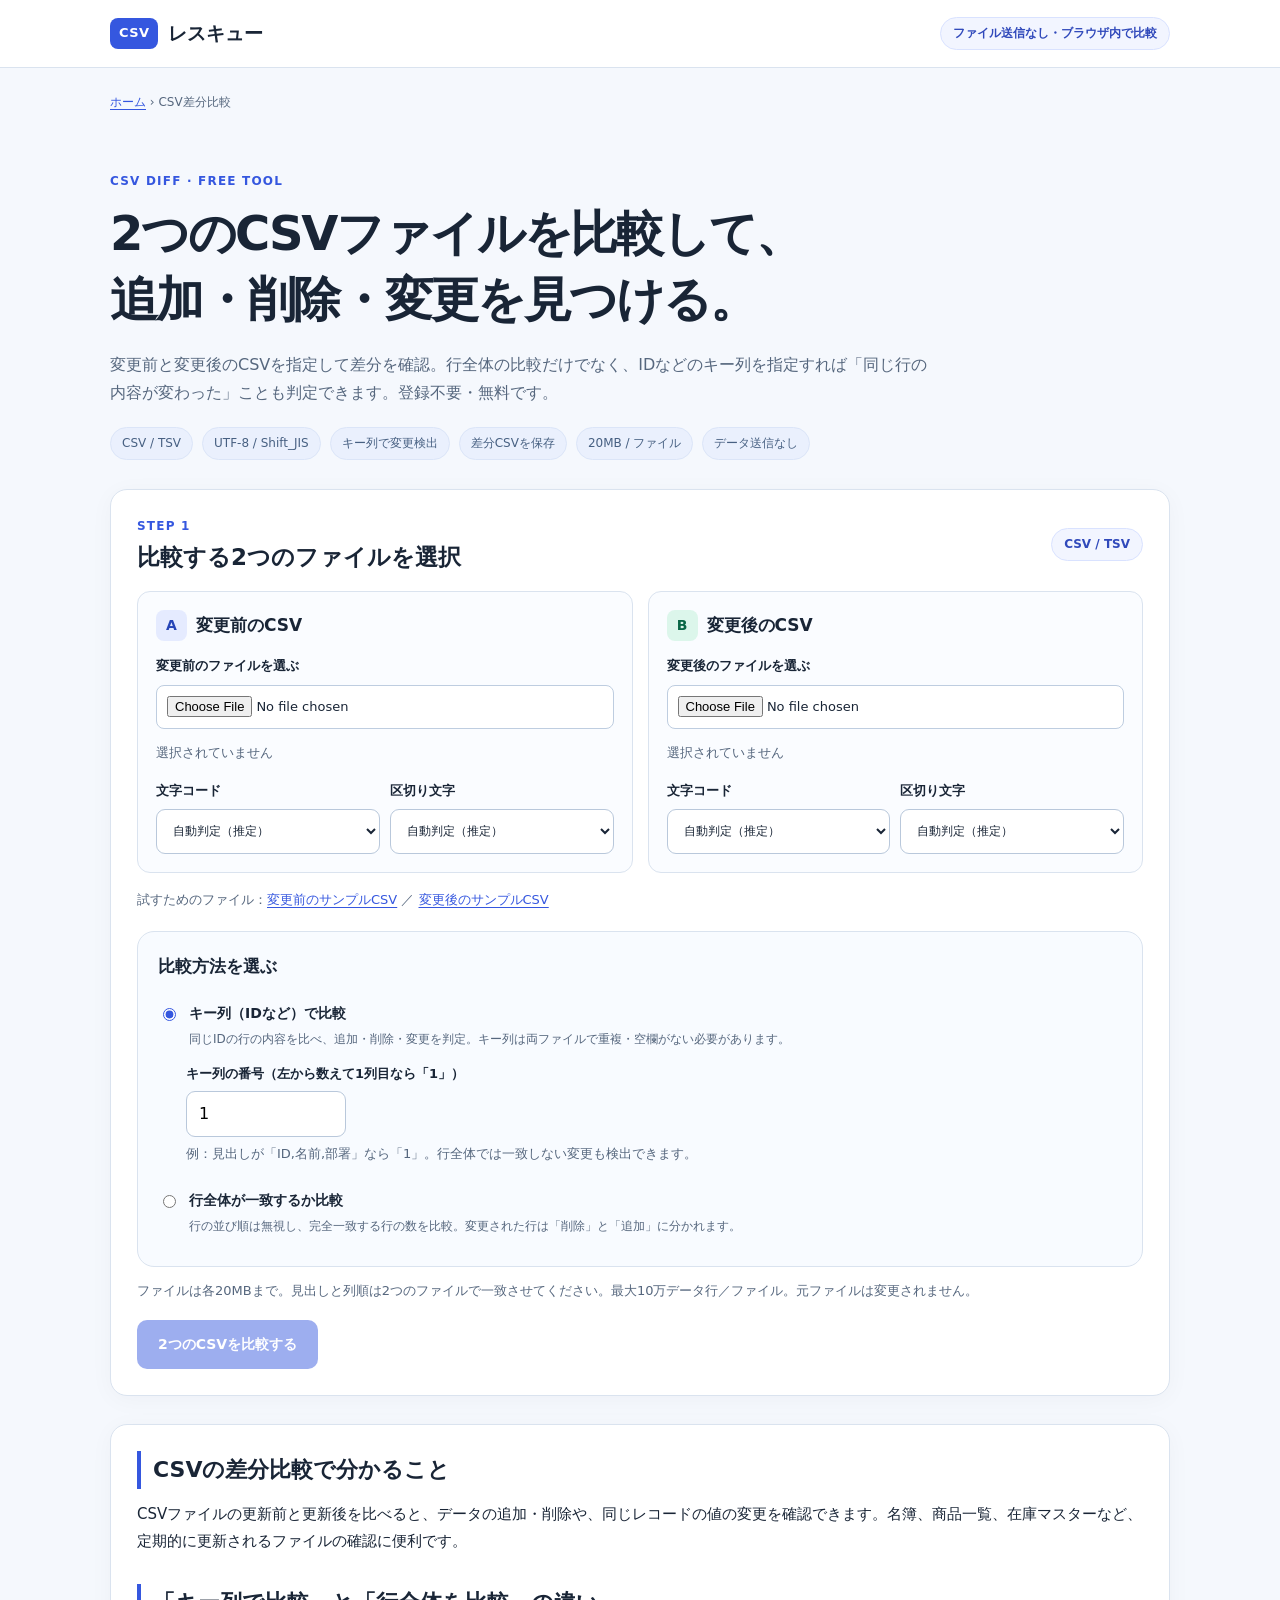
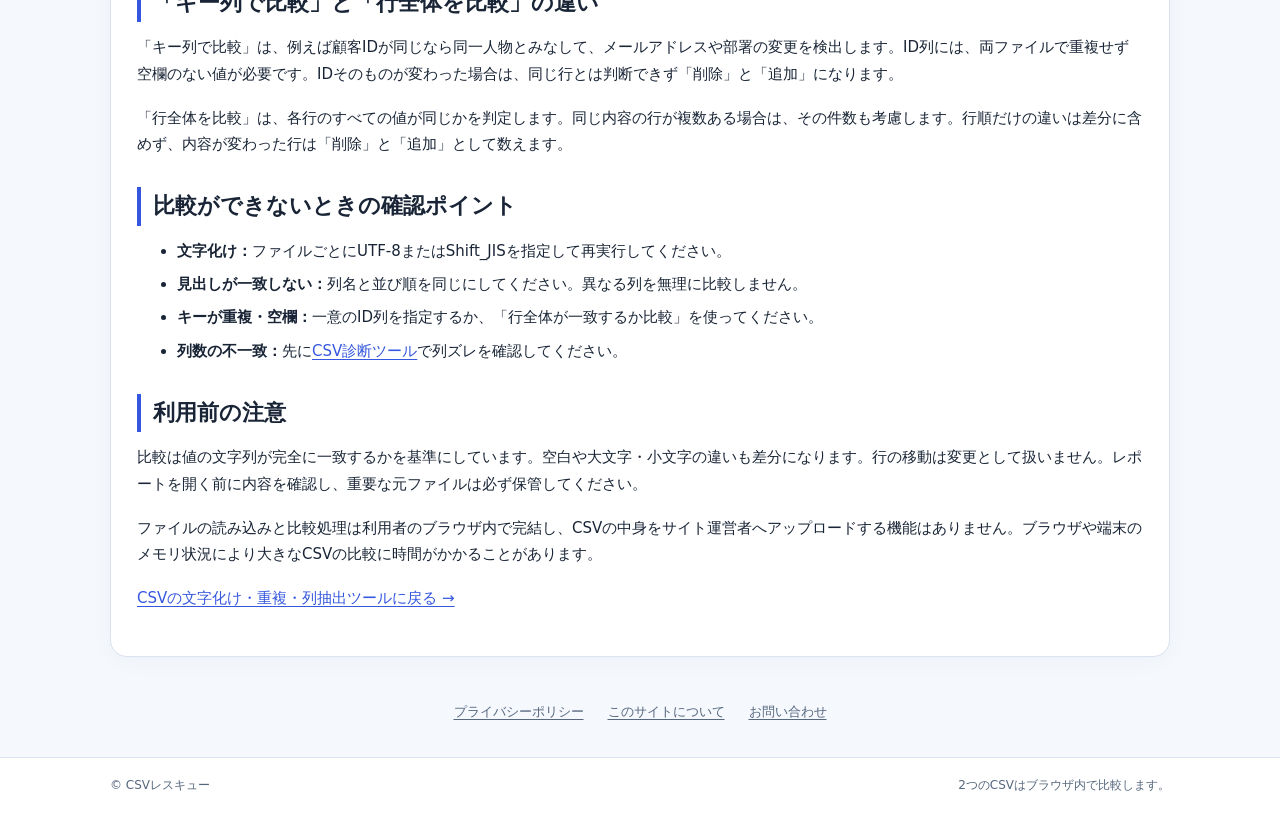
<file: csv-compare.html>
<!doctype html>
<html lang="ja">
<head>
  <meta charset="utf-8">
  <meta name="viewport" content="width=device-width, initial-scale=1">
  <meta name="description" content="2つのCSVファイルを無料で差分比較。追加・削除された行を検出し、ID列を指定すると変更された行も確認できます。CSV・TSV、UTF-8・Shift_JIS対応。ファイルは送信しません。">
  <meta property="og:type" content="website">
  <meta property="og:title" content="CSV差分比較ツール｜追加・削除・変更行を確認｜CSVレスキュー">
  <meta property="og:description" content="変更前と変更後のCSVをブラウザ内で比較。追加・削除・変更を一覧表示して差分CSVを保存。">
  <meta property="og:url" content="https://csv-rescue-tool.pages.dev/csv-compare">
  <link rel="canonical" href="https://csv-rescue-tool.pages.dev/csv-compare">
  <!-- 既存のAdSenseパブリッシャーIDを使用。広告の表示は審査後にGoogleが判断します。 -->
  <script async src="https://pagead2.googlesyndication.com/pagead/js/adsbygoogle.js?client=ca-pub-9713647473376060" crossorigin="anonymous"></script>
  <link rel="stylesheet" href="style.css">
  <title>CSV差分比較ツール｜2つのCSVの追加・削除・変更を無料で確認｜CSVレスキュー</title>
</head>
<body>
  <a href="#main" class="skip-link">本文へ移動</a>
  <header class="site-header"><div class="wrap header-inner"><a class="brand" href="./"><span class="brand-mark">CSV</span><span>レスキュー</span></a><span class="privacy-pill">ファイル送信なし・ブラウザ内で比較</span></div></header>
  <main class="wrap compare-main" id="main">
    <div class="breadcrumb"><a href="./">ホーム</a> › CSV差分比較</div>
    <section class="hero compare-hero">
      <p class="eyebrow">CSV DIFF · FREE TOOL</p>
      <h1>2つのCSVファイルを比較して、<br class="desktop-break">追加・削除・変更を見つける。</h1>
      <p class="hero-copy">変更前と変更後のCSVを指定して差分を確認。行全体の比較だけでなく、IDなどのキー列を指定すれば「同じ行の内容が変わった」ことも判定できます。登録不要・無料です。</p>
      <div class="hero-tags"><span>CSV / TSV</span><span>UTF-8 / Shift_JIS</span><span>キー列で変更検出</span><span>差分CSVを保存</span><span>20MB / ファイル</span><span>データ送信なし</span></div>
    </section>

    <section class="panel compare-panel" aria-labelledby="compare-upload-title">
      <div class="section-heading"><div><p class="step-label">STEP 1</p><h2 id="compare-upload-title">比較する2つのファイルを選択</h2></div><span class="file-badge">CSV / TSV</span></div>
      <div class="compare-files">
        <div class="compare-file-box">
          <h3><span class="compare-file-index">A</span> 変更前のCSV</h3>
          <label for="before-file">変更前のファイルを選ぶ</label>
          <input type="file" id="before-file" accept=".csv,.tsv,.txt,text/csv,text/tab-separated-values">
          <p id="before-info" class="hint" aria-live="polite">選択されていません</p>
          <div class="compare-file-options">
            <div class="field"><label for="before-encoding">文字コード</label><select id="before-encoding"><option value="auto">自動判定（推定）</option><option value="utf-8">UTF-8</option><option value="shift_jis">Shift_JIS / Windows-31J</option></select></div>
            <div class="field"><label for="before-delimiter">区切り文字</label><select id="before-delimiter"><option value="auto">自動判定（推定）</option><option value=",">カンマ</option><option value="tab">タブ（TSV）</option><option value=";">セミコロン</option></select></div>
          </div>
        </div>
        <div class="compare-file-box">
          <h3><span class="compare-file-index after">B</span> 変更後のCSV</h3>
          <label for="after-file">変更後のファイルを選ぶ</label>
          <input type="file" id="after-file" accept=".csv,.tsv,.txt,text/csv,text/tab-separated-values">
          <p id="after-info" class="hint" aria-live="polite">選択されていません</p>
          <div class="compare-file-options">
            <div class="field"><label for="after-encoding">文字コード</label><select id="after-encoding"><option value="auto">自動判定（推定）</option><option value="utf-8">UTF-8</option><option value="shift_jis">Shift_JIS / Windows-31J</option></select></div>
            <div class="field"><label for="after-delimiter">区切り文字</label><select id="after-delimiter"><option value="auto">自動判定（推定）</option><option value=",">カンマ</option><option value="tab">タブ（TSV）</option><option value=";">セミコロン</option></select></div>
          </div>
        </div>
      </div>
      <p class="hint compare-sample-links">試すためのファイル：<a href="sample-before.csv" download>変更前のサンプルCSV</a> ／ <a href="sample-after.csv" download>変更後のサンプルCSV</a></p>
      <div class="compare-mode panel" aria-labelledby="compare-mode-title">
        <h3 id="compare-mode-title">比較方法を選ぶ</h3>
        <label class="compare-radio"><input type="radio" name="compare-mode" value="key" checked><span><strong>キー列（IDなど）で比較</strong><small>同じIDの行の内容を比べ、追加・削除・変更を判定。キー列は両ファイルで重複・空欄がない必要があります。</small></span></label>
        <div id="key-settings" class="field compare-key-field"><label for="key-column">キー列の番号（左から数えて1列目なら「1」）</label><input id="key-column" type="number" min="1" step="1" value="1" inputmode="numeric"><span class="hint">例：見出しが「ID,名前,部署」なら「1」。行全体では一致しない変更も検出できます。</span></div>
        <label class="compare-radio"><input type="radio" name="compare-mode" value="whole"><span><strong>行全体が一致するか比較</strong><small>行の並び順は無視し、完全一致する行の数を比較。変更された行は「削除」と「追加」に分かれます。</small></span></label>
      </div>
      <p class="hint">ファイルは各20MBまで。見出しと列順は2つのファイルで一致させてください。最大10万データ行／ファイル。元ファイルは変更されません。</p>
      <button class="button primary compare-go" id="compare-btn" disabled>2つのCSVを比較する</button>
      <p class="error" role="alert" id="compare-error" aria-live="assertive"></p>
    </section>

    <section class="results hidden" id="compare-results" aria-labelledby="compare-results-title">
      <div class="section-heading results-heading"><div><p class="step-label">STEP 2</p><h2 id="compare-results-title">比較結果</h2></div><span class="status-pill" id="compare-status">比較完了</span></div>
      <div class="summary-grid" id="compare-summary" aria-live="polite"></div>
      <div class="panel result-panel">
        <h3>差分のプレビュー</h3>
        <p class="hint before-table" id="compare-description">差分の先頭50件を表示します。ダウンロードにはすべての差分が含まれます。</p>
        <div class="table-wrap"><table id="compare-table"><thead><tr><th>状態</th><th>キー</th><th>変更列</th><th>変更前</th><th>変更後</th></tr></thead><tbody id="compare-tbody"></tbody></table></div>
        <p class="hint">旧・新データはプレビュー用に短く表示します。ダウンロードしたレポートには全文を保存します。</p>
      </div>
      <div class="panel result-panel">
        <h3>差分レポートを保存</h3>
        <p class="hint before-table">「状態」「キー」「変更した列」と、各列の変更前・変更後の値をCSV形式で保存できます。Excelで開きやすいBOM付きUTF-8です。</p>
        <button class="button primary" id="compare-download" disabled>差分CSVをダウンロード</button>
        <p class="hint">安全のため、レポート内で数式として解釈され得る値は先頭に「'」を付けます。元のCSVは書き換えません。</p>
      </div>
    </section>

    <section class="panel article-body compare-guide" aria-label="CSV差分比較の説明">
      <h2>CSVの差分比較で分かること</h2>
      <p>CSVファイルの更新前と更新後を比べると、データの追加・削除や、同じレコードの値の変更を確認できます。名簿、商品一覧、在庫マスターなど、定期的に更新されるファイルの確認に便利です。</p>
      <h2>「キー列で比較」と「行全体を比較」の違い</h2>
      <p>「キー列で比較」は、例えば顧客IDが同じなら同一人物とみなして、メールアドレスや部署の変更を検出します。ID列には、両ファイルで重複せず空欄のない値が必要です。IDそのものが変わった場合は、同じ行とは判断できず「削除」と「追加」になります。</p>
      <p>「行全体を比較」は、各行のすべての値が同じかを判定します。同じ内容の行が複数ある場合は、その件数も考慮します。行順だけの違いは差分に含めず、内容が変わった行は「削除」と「追加」として数えます。</p>
      <h2>比較ができないときの確認ポイント</h2>
      <ul>
        <li><strong>文字化け：</strong>ファイルごとにUTF-8またはShift_JISを指定して再実行してください。</li>
        <li><strong>見出しが一致しない：</strong>列名と並び順を同じにしてください。異なる列を無理に比較しません。</li>
        <li><strong>キーが重複・空欄：</strong>一意のID列を指定するか、「行全体が一致するか比較」を使ってください。</li>
        <li><strong>列数の不一致：</strong>先に<a href="./">CSV診断ツール</a>で列ズレを確認してください。</li>
      </ul>
      <h2>利用前の注意</h2>
      <p>比較は値の文字列が完全に一致するかを基準にしています。空白や大文字・小文字の違いも差分になります。行の移動は変更として扱いません。レポートを開く前に内容を確認し、重要な元ファイルは必ず保管してください。</p>
      <p>ファイルの読み込みと比較処理は利用者のブラウザ内で完結し、CSVの中身をサイト運営者へアップロードする機能はありません。ブラウザや端末のメモリ状況により大きなCSVの比較に時間がかかることがあります。</p>
      <p><a href="./">CSVの文字化け・重複・列抽出ツールに戻る →</a></p>
    </section>
    <nav class="legal-links" aria-label="サイト情報"><a href="privacy">プライバシーポリシー</a><a href="about">このサイトについて</a><a href="contact">お問い合わせ</a></nav>
  </main>
  <footer class="site-footer"><div class="wrap footer-inner"><span>© CSVレスキュー</span><span>2つのCSVはブラウザ内で比較します。</span></div></footer>
  <script src="compare-core.js" defer></script>
  <script src="compare-ui.js" defer></script>
</body>
</html>
</file>
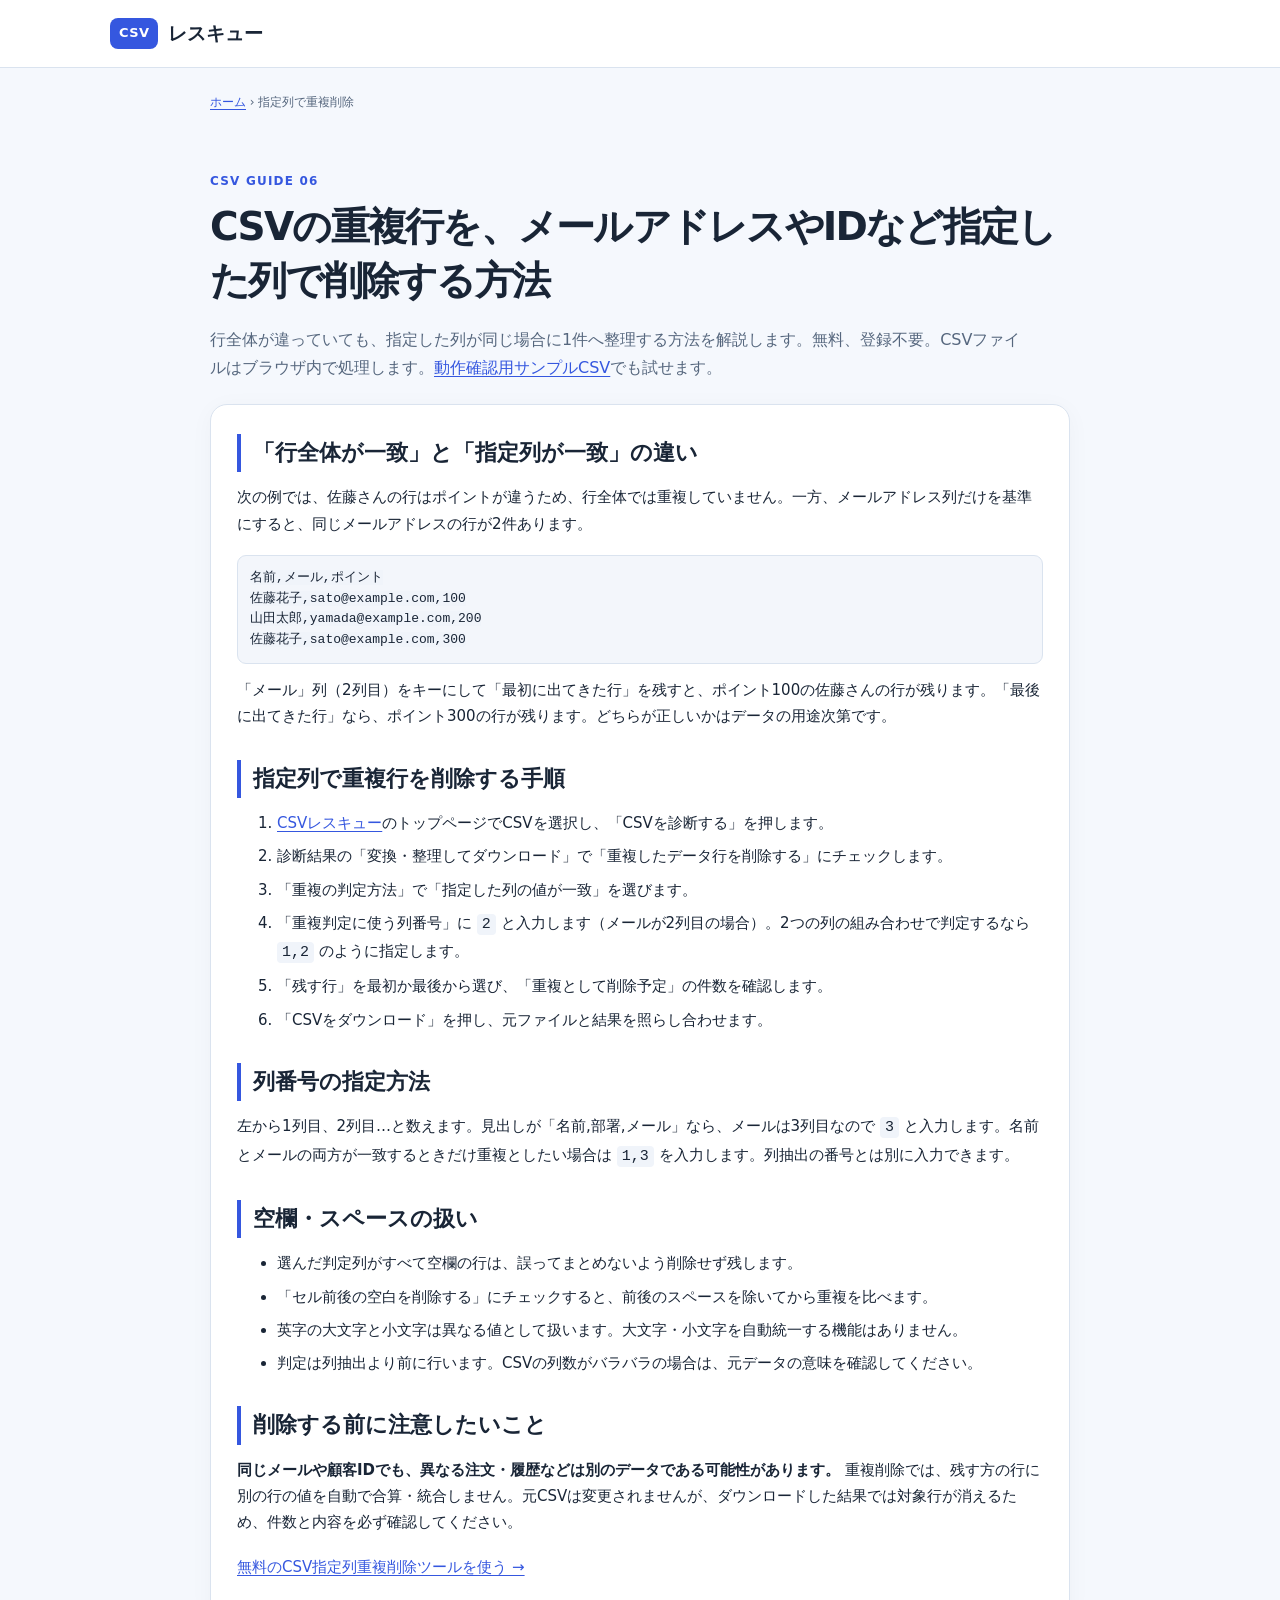
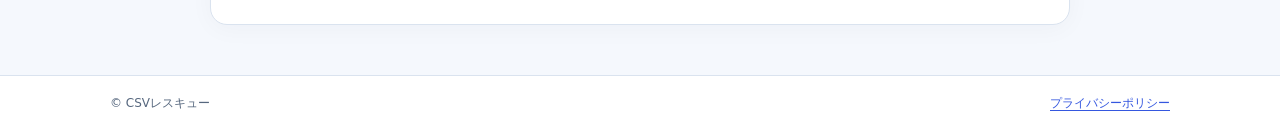
<file: csv-dedupe-by-column.html>
<!doctype html>
<html lang="ja"><head><meta charset="utf-8"><meta name="viewport" content="width=device-width, initial-scale=1"><meta name="description" content="CSVのメールアドレス・顧客IDなど、指定した列を基準に重複行を削除する手順。最初・最後に残す行を選ぶ方法、空欄キーの扱い、注意点を説明。"><title>CSVを指定列で重複削除する無料ツール｜メール・IDで整理｜CSVレスキュー</title><link rel="canonical" href="https://csv-rescue-tool.pages.dev/csv-dedupe-by-column"><link rel="stylesheet" href="style.css"><script async src="https://pagead2.googlesyndication.com/pagead/js/adsbygoogle.js?client=ca-pub-9713647473376060" crossorigin="anonymous"></script>
</head>
<body><header class="site-header"><div class="wrap header-inner"><a class="brand" href="./"><span class="brand-mark">CSV</span><span>レスキュー</span></a></div></header>
<main class="wrap article-main"><div class="breadcrumb"><a href="./">ホーム</a> › 指定列で重複削除</div><section class="hero"><p class="eyebrow">CSV GUIDE 06</p><h1>CSVの重複行を、メールアドレスやIDなど指定した列で削除する方法</h1><p class="hero-copy">行全体が違っていても、指定した列が同じ場合に1件へ整理する方法を解説します。無料、登録不要。CSVファイルはブラウザ内で処理します。<a href="sample-dedupe.csv" download>動作確認用サンプルCSV</a>でも試せます。</p></section>
<article class="panel article-body">
<h2>「行全体が一致」と「指定列が一致」の違い</h2>
<p>次の例では、佐藤さんの行はポイントが違うため、行全体では重複していません。一方、メールアドレス列だけを基準にすると、同じメールアドレスの行が2件あります。</p>
<pre><code>名前,メール,ポイント
佐藤花子,sato@example.com,100
山田太郎,yamada@example.com,200
佐藤花子,sato@example.com,300</code></pre>
<p>「メール」列（2列目）をキーにして「最初に出てきた行」を残すと、ポイント100の佐藤さんの行が残ります。「最後に出てきた行」なら、ポイント300の行が残ります。どちらが正しいかはデータの用途次第です。</p>
<h2>指定列で重複行を削除する手順</h2>
<ol><li><a href="./">CSVレスキュー</a>のトップページでCSVを選択し、「CSVを診断する」を押します。</li><li>診断結果の「変換・整理してダウンロード」で「重複したデータ行を削除する」にチェックします。</li><li>「重複の判定方法」で「指定した列の値が一致」を選びます。</li><li>「重複判定に使う列番号」に <code>2</code> と入力します（メールが2列目の場合）。2つの列の組み合わせで判定するなら <code>1,2</code> のように指定します。</li><li>「残す行」を最初か最後から選び、「重複として削除予定」の件数を確認します。</li><li>「CSVをダウンロード」を押し、元ファイルと結果を照らし合わせます。</li></ol>
<h2>列番号の指定方法</h2><p>左から1列目、2列目…と数えます。見出しが「名前,部署,メール」なら、メールは3列目なので <code>3</code> と入力します。名前とメールの両方が一致するときだけ重複としたい場合は <code>1,3</code> を入力します。列抽出の番号とは別に入力できます。</p>
<h2>空欄・スペースの扱い</h2>
<ul><li>選んだ判定列がすべて空欄の行は、誤ってまとめないよう削除せず残します。</li><li>「セル前後の空白を削除する」にチェックすると、前後のスペースを除いてから重複を比べます。</li><li>英字の大文字と小文字は異なる値として扱います。大文字・小文字を自動統一する機能はありません。</li><li>判定は列抽出より前に行います。CSVの列数がバラバラの場合は、元データの意味を確認してください。</li></ul>
<h2>削除する前に注意したいこと</h2><p><strong>同じメールや顧客IDでも、異なる注文・履歴などは別のデータである可能性があります。</strong> 重複削除では、残す方の行に別の行の値を自動で合算・統合しません。元CSVは変更されませんが、ダウンロードした結果では対象行が消えるため、件数と内容を必ず確認してください。</p>
<p><a href="./">無料のCSV指定列重複削除ツールを使う →</a></p>
</article></main><footer class="site-footer"><div class="wrap footer-inner"><span>© CSVレスキュー</span><a href="privacy">プライバシーポリシー</a></div></footer></body></html>
</file>
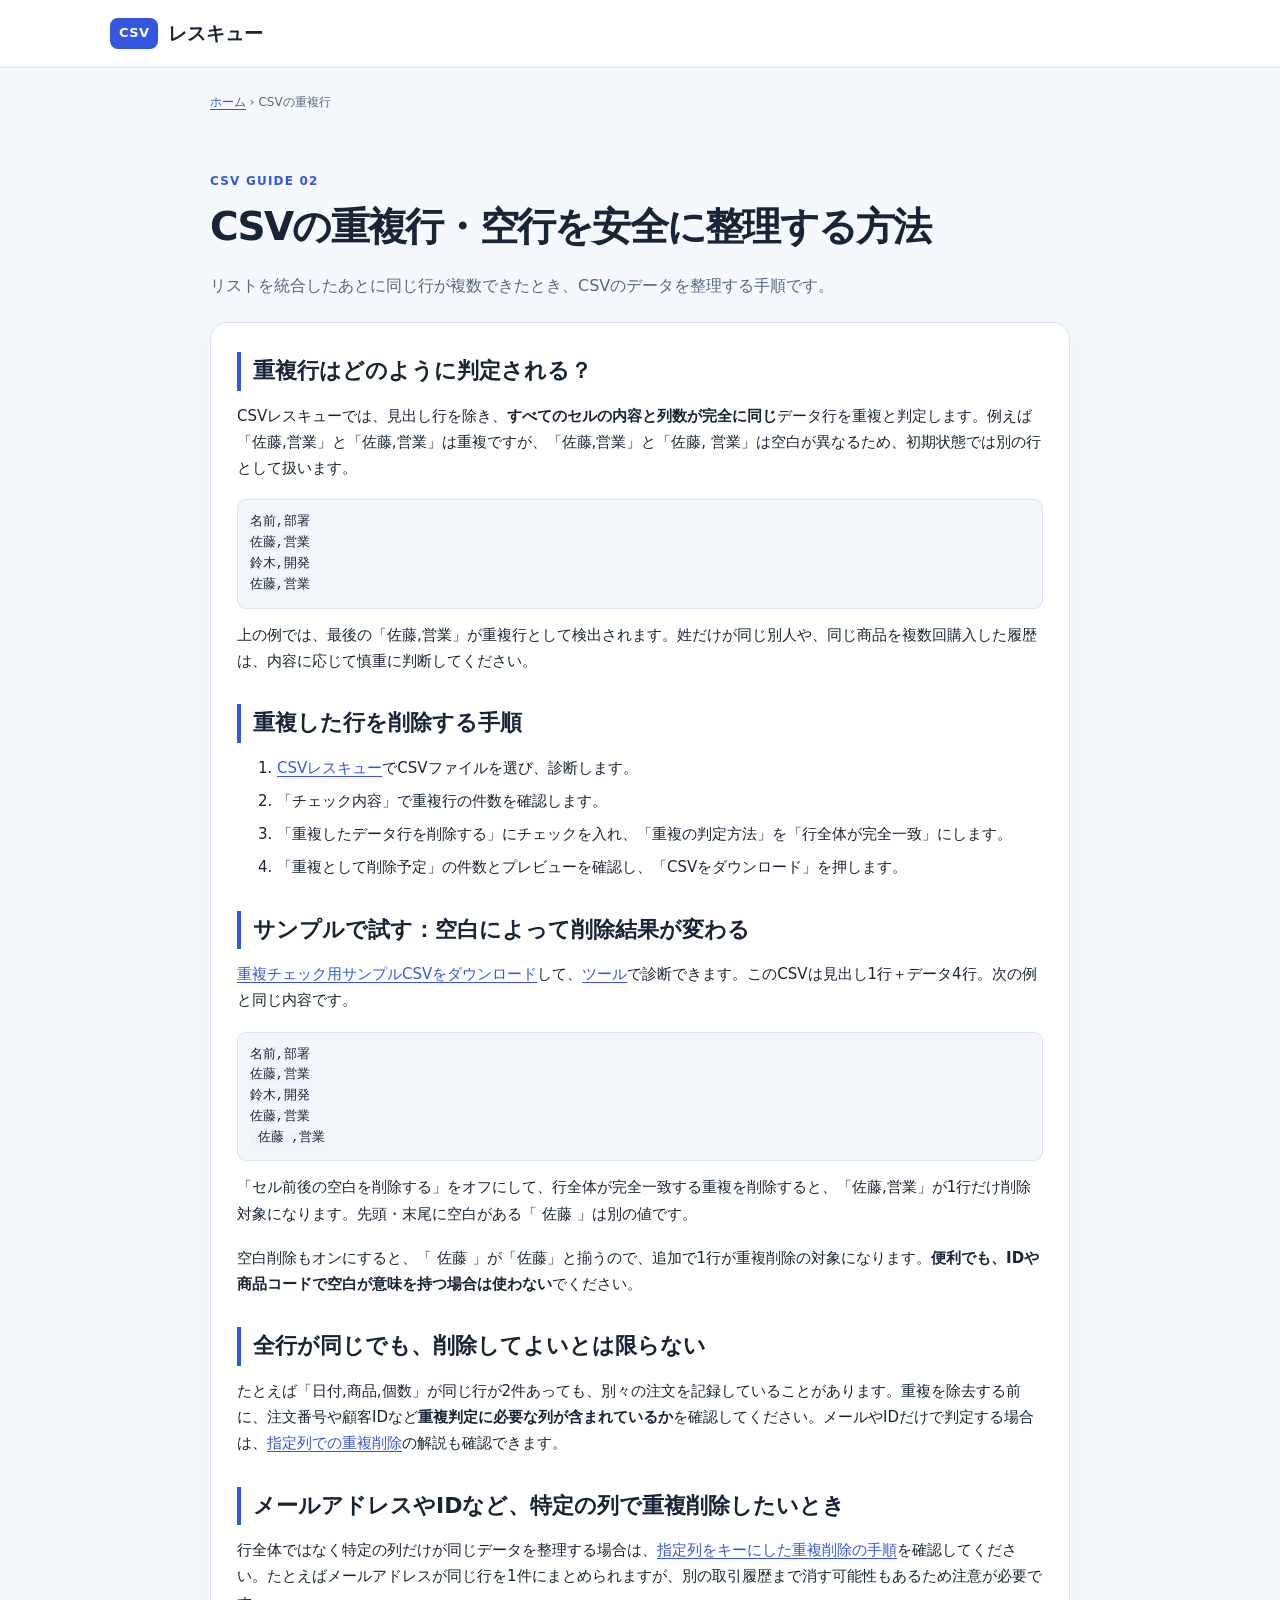
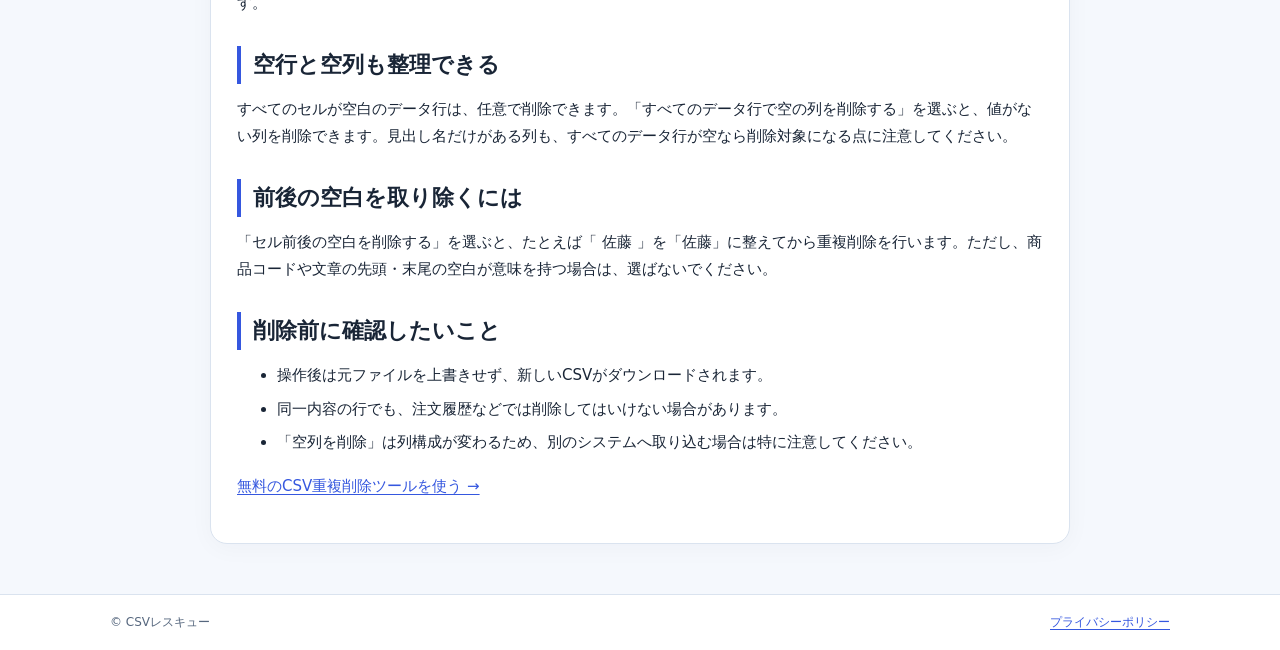
<file: csv-duplicates.html>
<!doctype html>
<html lang="ja"><head><meta charset="utf-8"><meta name="viewport" content="width=device-width, initial-scale=1"><meta name="description" content="CSVの重複行・空行・空列を削除する方法。完全一致の判定と注意点、ブラウザだけで行う手順を紹介します。"><title>CSVの重複行・空行を削除する方法｜CSVレスキュー</title><link rel="canonical" href="https://csv-rescue-tool.pages.dev/csv-duplicates"><link rel="stylesheet" href="style.css"><script async src="https://pagead2.googlesyndication.com/pagead/js/adsbygoogle.js?client=ca-pub-9713647473376060" crossorigin="anonymous"></script>
</head>
<body><header class="site-header"><div class="wrap header-inner"><a class="brand" href="./"><span class="brand-mark">CSV</span><span>レスキュー</span></a></div></header><main class="wrap article-main"><div class="breadcrumb"><a href="./">ホーム</a> › CSVの重複行</div><section class="hero"><p class="eyebrow">CSV GUIDE 02</p><h1>CSVの重複行・空行を安全に整理する方法</h1><p class="hero-copy">リストを統合したあとに同じ行が複数できたとき、CSVのデータを整理する手順です。</p></section><article class="panel article-body">
<h2>重複行はどのように判定される？</h2><p>CSVレスキューでは、見出し行を除き、<strong>すべてのセルの内容と列数が完全に同じ</strong>データ行を重複と判定します。例えば「佐藤,営業」と「佐藤,営業」は重複ですが、「佐藤,営業」と「佐藤, 営業」は空白が異なるため、初期状態では別の行として扱います。</p>
<pre><code>名前,部署
佐藤,営業
鈴木,開発
佐藤,営業</code></pre>
<p>上の例では、最後の「佐藤,営業」が重複行として検出されます。姓だけが同じ別人や、同じ商品を複数回購入した履歴は、内容に応じて慎重に判断してください。</p>
<h2>重複した行を削除する手順</h2><ol><li><a href="./">CSVレスキュー</a>でCSVファイルを選び、診断します。</li><li>「チェック内容」で重複行の件数を確認します。</li><li>「重複したデータ行を削除する」にチェックを入れ、「重複の判定方法」を「行全体が完全一致」にします。</li><li>「重複として削除予定」の件数とプレビューを確認し、「CSVをダウンロード」を押します。</li></ol>
<h2>サンプルで試す：空白によって削除結果が変わる</h2>
<p><a href="sample-duplicates-check.csv" download>重複チェック用サンプルCSVをダウンロード</a>して、<a href="./">ツール</a>で診断できます。このCSVは見出し1行＋データ4行。次の例と同じ内容です。</p>
<pre><code>名前,部署
佐藤,営業
鈴木,開発
佐藤,営業
 佐藤 ,営業</code></pre>
<p>「セル前後の空白を削除する」をオフにして、行全体が完全一致する重複を削除すると、「佐藤,営業」が1行だけ削除対象になります。先頭・末尾に空白がある「 佐藤 」は別の値です。</p>
<p>空白削除もオンにすると、「 佐藤 」が「佐藤」と揃うので、追加で1行が重複削除の対象になります。<strong>便利でも、IDや商品コードで空白が意味を持つ場合は使わない</strong>でください。</p>
<h2>全行が同じでも、削除してよいとは限らない</h2>
<p>たとえば「日付,商品,個数」が同じ行が2件あっても、別々の注文を記録していることがあります。重複を除去する前に、注文番号や顧客IDなど<strong>重複判定に必要な列が含まれているか</strong>を確認してください。メールやIDだけで判定する場合は、<a href="csv-dedupe-by-column">指定列での重複削除</a>の解説も確認できます。</p>
<h2>メールアドレスやIDなど、特定の列で重複削除したいとき</h2><p>行全体ではなく特定の列だけが同じデータを整理する場合は、<a href="csv-dedupe-by-column">指定列をキーにした重複削除の手順</a>を確認してください。たとえばメールアドレスが同じ行を1件にまとめられますが、別の取引履歴まで消す可能性もあるため注意が必要です。</p>
<h2>空行と空列も整理できる</h2><p>すべてのセルが空白のデータ行は、任意で削除できます。「すべてのデータ行で空の列を削除する」を選ぶと、値がない列を削除できます。見出し名だけがある列も、すべてのデータ行が空なら削除対象になる点に注意してください。</p>
<h2>前後の空白を取り除くには</h2><p>「セル前後の空白を削除する」を選ぶと、たとえば「 佐藤 」を「佐藤」に整えてから重複削除を行います。ただし、商品コードや文章の先頭・末尾の空白が意味を持つ場合は、選ばないでください。</p>
<h2>削除前に確認したいこと</h2><ul><li>操作後は元ファイルを上書きせず、新しいCSVがダウンロードされます。</li><li>同一内容の行でも、注文履歴などでは削除してはいけない場合があります。</li><li>「空列を削除」は列構成が変わるため、別のシステムへ取り込む場合は特に注意してください。</li></ul>
<p><a href="./">無料のCSV重複削除ツールを使う →</a></p></article></main><footer class="site-footer"><div class="wrap footer-inner"><span>© CSVレスキュー</span><a href="privacy">プライバシーポリシー</a></div></footer></body></html>
</file>
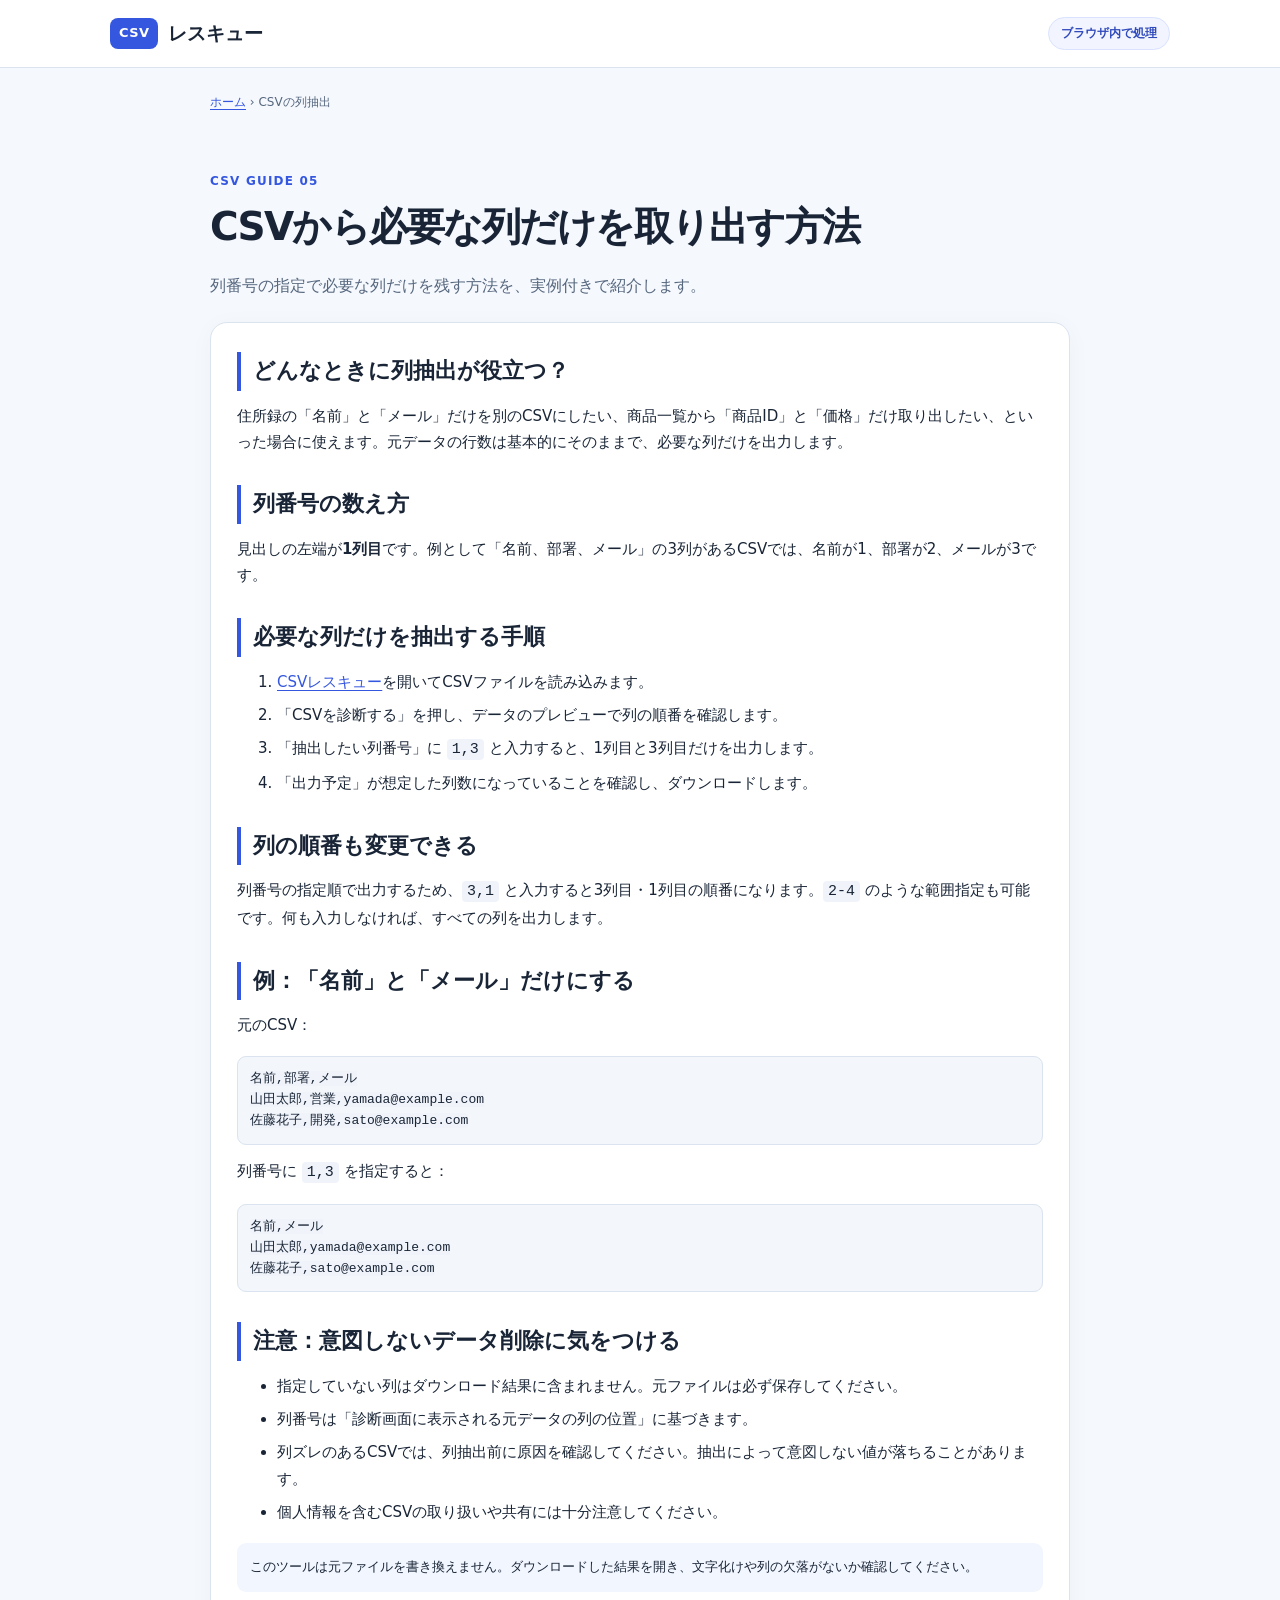
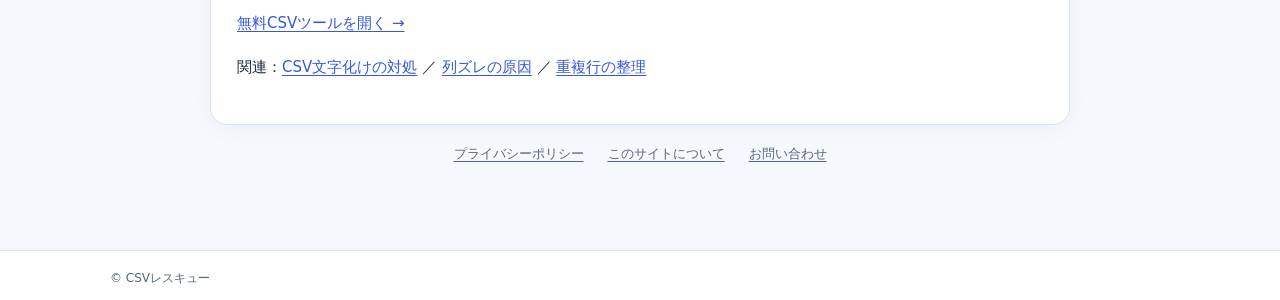
<file: csv-extract-columns.html>
<!doctype html>
<html lang="ja"><head><meta charset="utf-8"><meta name="viewport" content="width=device-width, initial-scale=1"><meta name="description" content="CSVの指定列を抽出する無料ツールの使い方。1,3や2-4と入力するだけで必要な列だけ保存。列の並べ替えや注意点も紹介。"><title>CSVから必要な列だけ抽出する方法・列の並べ替え｜CSVレスキュー</title><link rel="canonical" href="https://csv-rescue-tool.pages.dev/csv-extract-columns"><link rel="stylesheet" href="style.css"><script async src="https://pagead2.googlesyndication.com/pagead/js/adsbygoogle.js?client=ca-pub-9713647473376060" crossorigin="anonymous"></script>
</head>
<body><header class="site-header"><div class="wrap header-inner"><a class="brand" href="./"><span class="brand-mark">CSV</span><span>レスキュー</span></a><span class="privacy-pill">ブラウザ内で処理</span></div></header><main class="wrap article-main"><div class="breadcrumb"><a href="./">ホーム</a> › CSVの列抽出</div><section class="hero"><p class="eyebrow">CSV GUIDE 05</p><h1>CSVから必要な列だけを取り出す方法</h1><p class="hero-copy">列番号の指定で必要な列だけを残す方法を、実例付きで紹介します。</p></section><article class="panel article-body">
<h2>どんなときに列抽出が役立つ？</h2>
<p>住所録の「名前」と「メール」だけを別のCSVにしたい、商品一覧から「商品ID」と「価格」だけ取り出したい、といった場合に使えます。元データの行数は基本的にそのままで、必要な列だけを出力します。</p>
<h2>列番号の数え方</h2>
<p>見出しの左端が<strong>1列目</strong>です。例として「名前、部署、メール」の3列があるCSVでは、名前が1、部署が2、メールが3です。</p>
<h2>必要な列だけを抽出する手順</h2>
<ol><li><a href="./">CSVレスキュー</a>を開いてCSVファイルを読み込みます。</li><li>「CSVを診断する」を押し、データのプレビューで列の順番を確認します。</li><li>「抽出したい列番号」に <code>1,3</code> と入力すると、1列目と3列目だけを出力します。</li><li>「出力予定」が想定した列数になっていることを確認し、ダウンロードします。</li></ol>
<h2>列の順番も変更できる</h2>
<p>列番号の指定順で出力するため、<code>3,1</code> と入力すると3列目・1列目の順番になります。<code>2-4</code> のような範囲指定も可能です。何も入力しなければ、すべての列を出力します。</p>
<h2>例：「名前」と「メール」だけにする</h2>
<p>元のCSV：</p><pre><code>名前,部署,メール
山田太郎,営業,yamada@example.com
佐藤花子,開発,sato@example.com</code></pre><p>列番号に <code>1,3</code> を指定すると：</p><pre><code>名前,メール
山田太郎,yamada@example.com
佐藤花子,sato@example.com</code></pre>
<h2>注意：意図しないデータ削除に気をつける</h2>
<ul><li>指定していない列はダウンロード結果に含まれません。元ファイルは必ず保存してください。</li><li>列番号は「診断画面に表示される元データの列の位置」に基づきます。</li><li>列ズレのあるCSVでは、列抽出前に原因を確認してください。抽出によって意図しない値が落ちることがあります。</li><li>個人情報を含むCSVの取り扱いや共有には十分注意してください。</li></ul>
<p class="article-note">このツールは元ファイルを書き換えません。ダウンロードした結果を開き、文字化けや列の欠落がないか確認してください。</p><p><a href="./">無料CSVツールを開く →</a></p><p>関連：<a href="csv-mojibake">CSV文字化けの対処</a> ／ <a href="csv-columns">列ズレの原因</a> ／ <a href="csv-duplicates">重複行の整理</a></p></article><nav class="legal-links"><a href="privacy">プライバシーポリシー</a><a href="about">このサイトについて</a><a href="contact">お問い合わせ</a></nav></main><footer class="site-footer"><div class="wrap footer-inner"><span>© CSVレスキュー</span></div></footer></body></html>
</file>
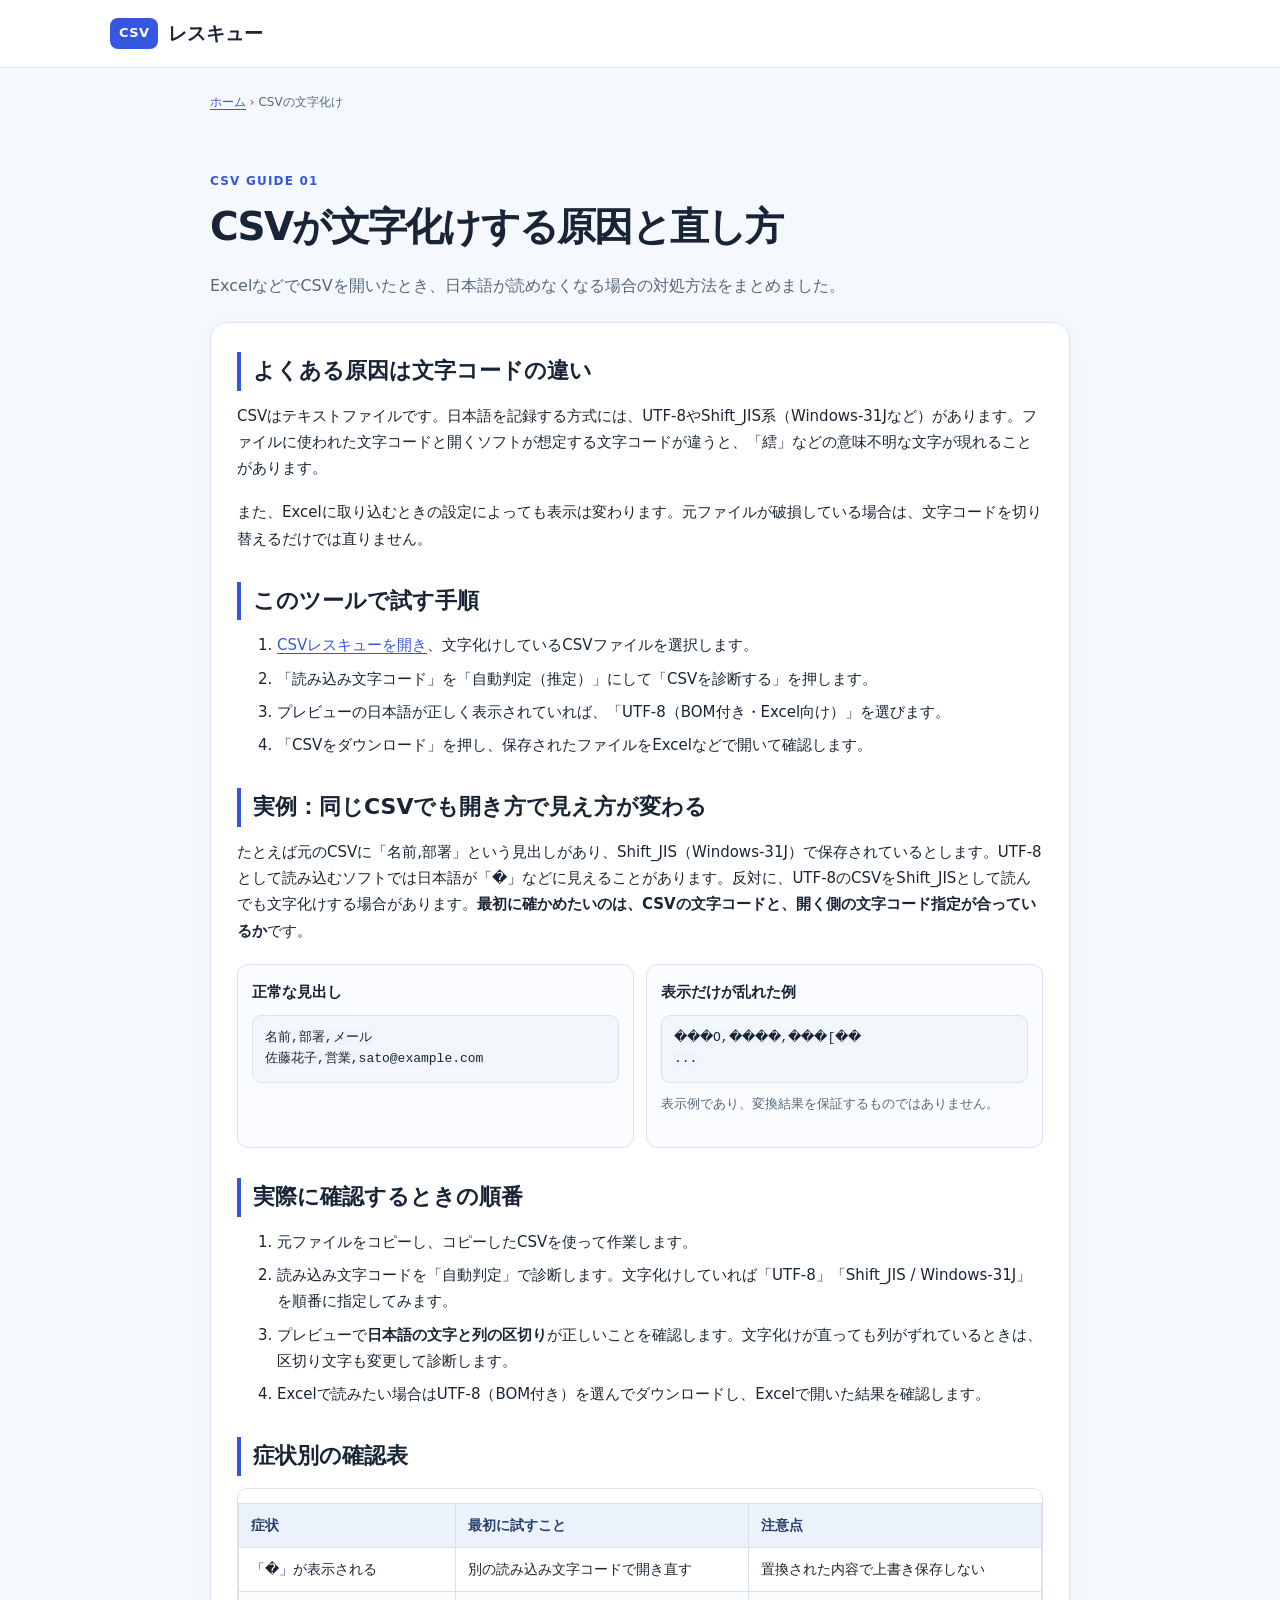
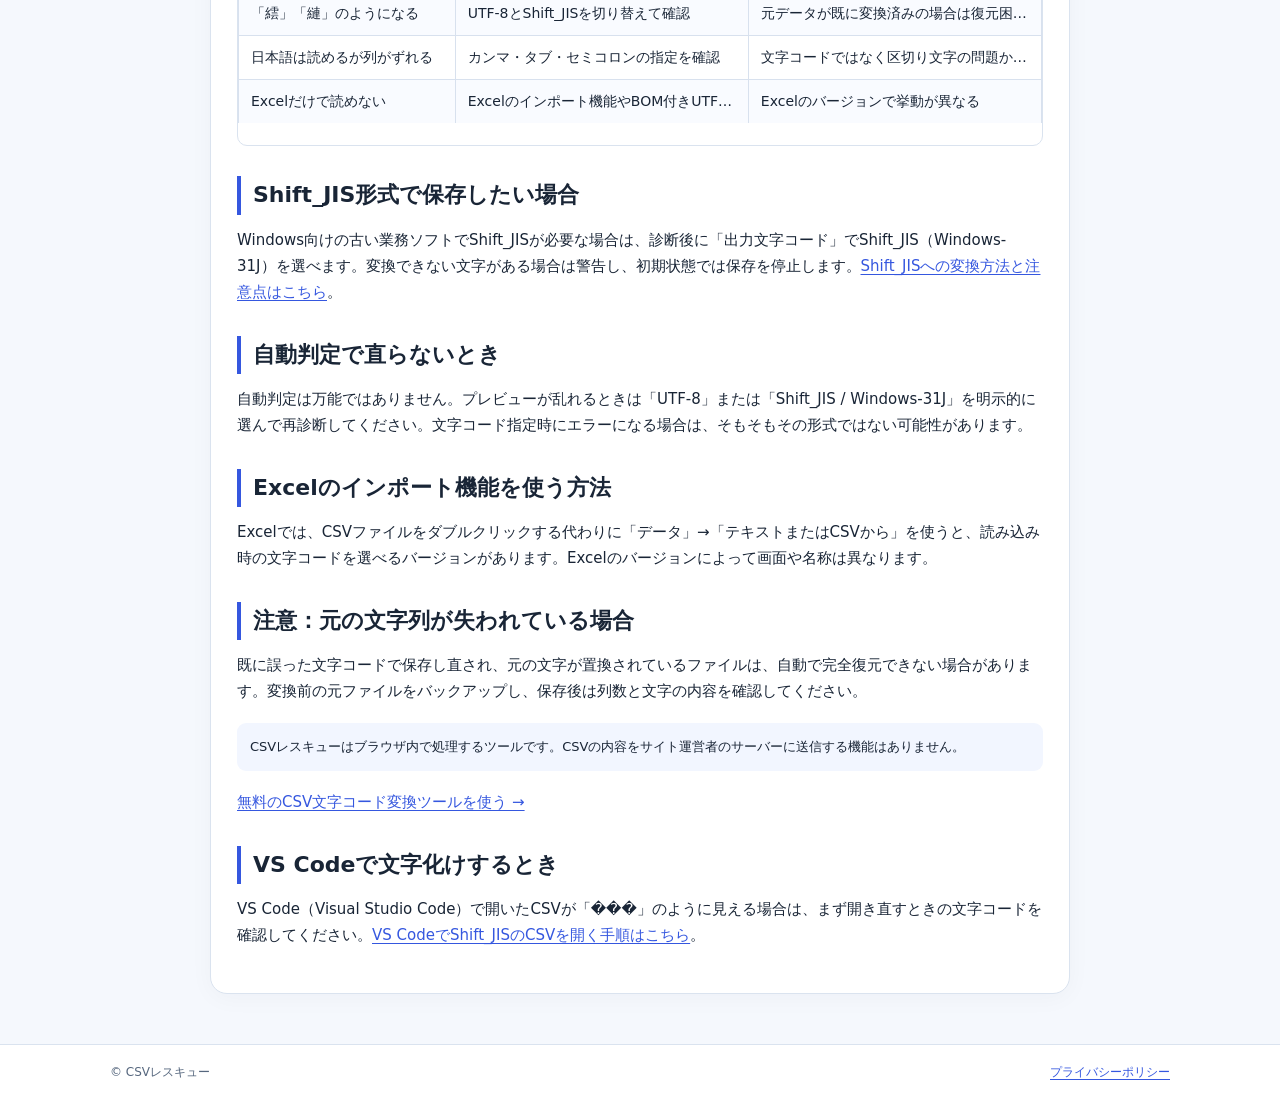
<file: csv-mojibake.html>
<!doctype html>
<html lang="ja"><head><meta charset="utf-8"><meta name="viewport" content="width=device-width, initial-scale=1"><meta name="description" content="CSVがExcelで文字化けするときの原因と対処方法を解説。UTF-8・Shift_JISの違い、BOM付きUTF-8 CSVへの変換手順も紹介。"><title>CSVの文字化けを直すには？UTF-8とShift_JISの確認方法｜CSVレスキュー</title><link rel="canonical" href="https://csv-rescue-tool.pages.dev/csv-mojibake"><link rel="stylesheet" href="style.css"><script async src="https://pagead2.googlesyndication.com/pagead/js/adsbygoogle.js?client=ca-pub-9713647473376060" crossorigin="anonymous"></script>
</head>
<body><header class="site-header"><div class="wrap header-inner"><a class="brand" href="./"><span class="brand-mark">CSV</span><span>レスキュー</span></a></div></header><main class="wrap article-main"><div class="breadcrumb"><a href="./">ホーム</a> › CSVの文字化け</div><section class="hero"><p class="eyebrow">CSV GUIDE 01</p><h1>CSVが文字化けする原因と直し方</h1><p class="hero-copy">ExcelなどでCSVを開いたとき、日本語が読めなくなる場合の対処方法をまとめました。</p></section><article class="panel article-body">
<h2>よくある原因は文字コードの違い</h2><p>CSVはテキストファイルです。日本語を記録する方式には、UTF-8やShift_JIS系（Windows-31Jなど）があります。ファイルに使われた文字コードと開くソフトが想定する文字コードが違うと、「繧」などの意味不明な文字が現れることがあります。</p><p>また、Excelに取り込むときの設定によっても表示は変わります。元ファイルが破損している場合は、文字コードを切り替えるだけでは直りません。</p>
<h2>このツールで試す手順</h2><ol><li><a href="./">CSVレスキューを開き</a>、文字化けしているCSVファイルを選択します。</li><li>「読み込み文字コード」を「自動判定（推定）」にして「CSVを診断する」を押します。</li><li>プレビューの日本語が正しく表示されていれば、「UTF-8（BOM付き・Excel向け）」を選びます。</li><li>「CSVをダウンロード」を押し、保存されたファイルをExcelなどで開いて確認します。</li></ol>
<h2>実例：同じCSVでも開き方で見え方が変わる</h2>
<p>たとえば元のCSVに「名前,部署」という見出しがあり、Shift_JIS（Windows-31J）で保存されているとします。UTF-8として読み込むソフトでは日本語が「�」などに見えることがあります。反対に、UTF-8のCSVをShift_JISとして読んでも文字化けする場合があります。<strong>最初に確かめたいのは、CSVの文字コードと、開く側の文字コード指定が合っているか</strong>です。</p>
<div class="example-grid"><div class="example-card"><strong>正常な見出し</strong><pre><code>名前,部署,メール
佐藤花子,営業,sato@example.com</code></pre></div><div class="example-card"><strong>表示だけが乱れた例</strong><pre><code>���O,����,���[��
...</code></pre><p class="hint">表示例であり、変換結果を保証するものではありません。</p></div></div>
<h2>実際に確認するときの順番</h2>
<ol><li>元ファイルをコピーし、コピーしたCSVを使って作業します。</li><li>読み込み文字コードを「自動判定」で診断します。文字化けしていれば「UTF-8」「Shift_JIS / Windows-31J」を順番に指定してみます。</li><li>プレビューで<strong>日本語の文字と列の区切り</strong>が正しいことを確認します。文字化けが直っても列がずれているときは、区切り文字も変更して診断します。</li><li>Excelで読みたい場合はUTF-8（BOM付き）を選んでダウンロードし、Excelで開いた結果を確認します。</li></ol>
<h2>症状別の確認表</h2>
<div class="table-wrap"><table class="article-table"><thead><tr><th>症状</th><th>最初に試すこと</th><th>注意点</th></tr></thead><tbody>
<tr><td>「�」が表示される</td><td>別の読み込み文字コードで開き直す</td><td>置換された内容で上書き保存しない</td></tr>
<tr><td>「繧」「縺」のようになる</td><td>UTF-8とShift_JISを切り替えて確認</td><td>元データが既に変換済みの場合は復元困難なこともある</td></tr>
<tr><td>日本語は読めるが列がずれる</td><td>カンマ・タブ・セミコロンの指定を確認</td><td>文字コードではなく区切り文字の問題かもしれない</td></tr>
<tr><td>Excelだけで読めない</td><td>Excelのインポート機能やBOM付きUTF-8を試す</td><td>Excelのバージョンで挙動が異なる</td></tr>
</tbody></table></div>
<h2>Shift_JIS形式で保存したい場合</h2><p>Windows向けの古い業務ソフトでShift_JISが必要な場合は、診断後に「出力文字コード」でShift_JIS（Windows-31J）を選べます。変換できない文字がある場合は警告し、初期状態では保存を停止します。<a href="csv-to-shift-jis">Shift_JISへの変換方法と注意点はこちら</a>。</p><h2>自動判定で直らないとき</h2><p>自動判定は万能ではありません。プレビューが乱れるときは「UTF-8」または「Shift_JIS / Windows-31J」を明示的に選んで再診断してください。文字コード指定時にエラーになる場合は、そもそもその形式ではない可能性があります。</p>
<h2>Excelのインポート機能を使う方法</h2><p>Excelでは、CSVファイルをダブルクリックする代わりに「データ」→「テキストまたはCSVから」を使うと、読み込み時の文字コードを選べるバージョンがあります。Excelのバージョンによって画面や名称は異なります。</p>
<h2>注意：元の文字列が失われている場合</h2><p>既に誤った文字コードで保存し直され、元の文字が置換されているファイルは、自動で完全復元できない場合があります。変換前の元ファイルをバックアップし、保存後は列数と文字の内容を確認してください。</p>
<p class="article-note">CSVレスキューはブラウザ内で処理するツールです。CSVの内容をサイト運営者のサーバーに送信する機能はありません。</p><p><a href="./">無料のCSV文字コード変換ツールを使う →</a></p><h2>VS Codeで文字化けするとき</h2><p>VS Code（Visual Studio Code）で開いたCSVが「���」のように見える場合は、まず開き直すときの文字コードを確認してください。<a href="vscode-shift-jis">VS CodeでShift_JISのCSVを開く手順はこちら</a>。</p></article></main><footer class="site-footer"><div class="wrap footer-inner"><span>© CSVレスキュー</span><a href="privacy">プライバシーポリシー</a></div></footer></body></html>
</file>
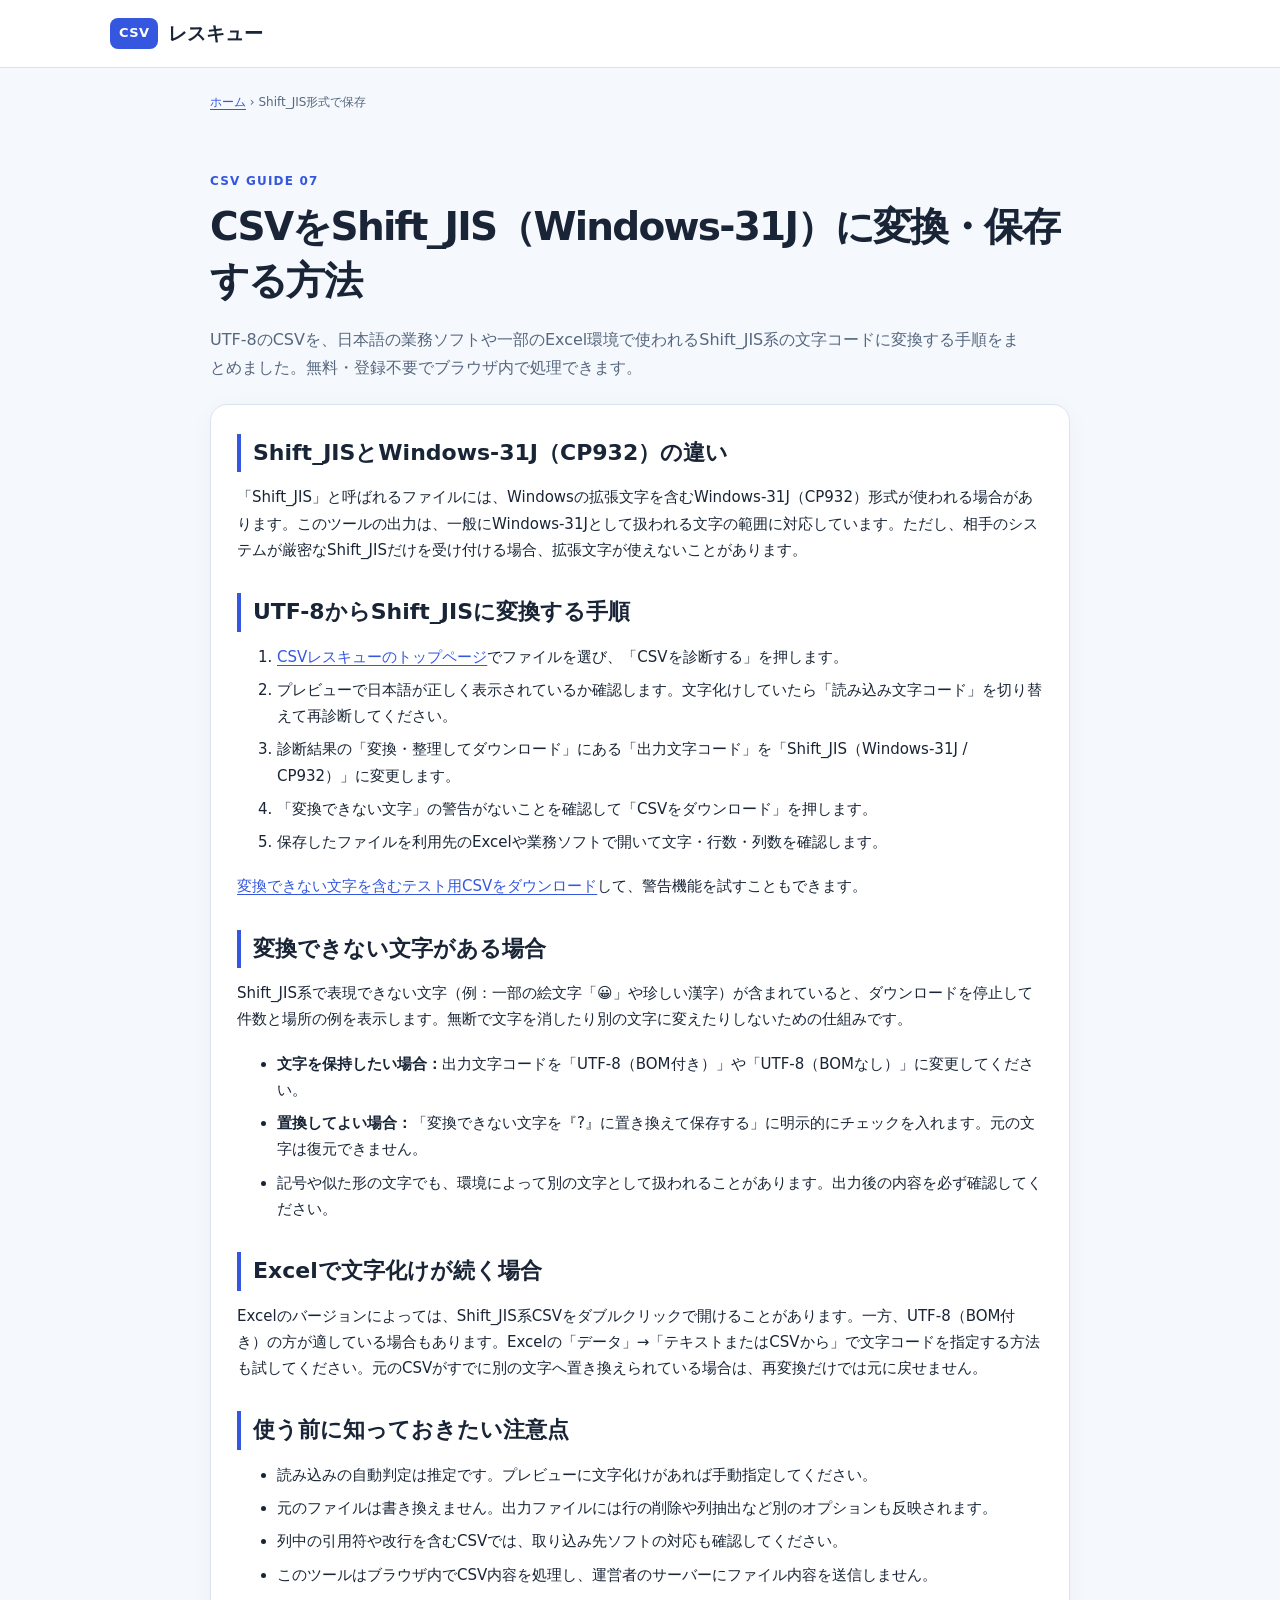
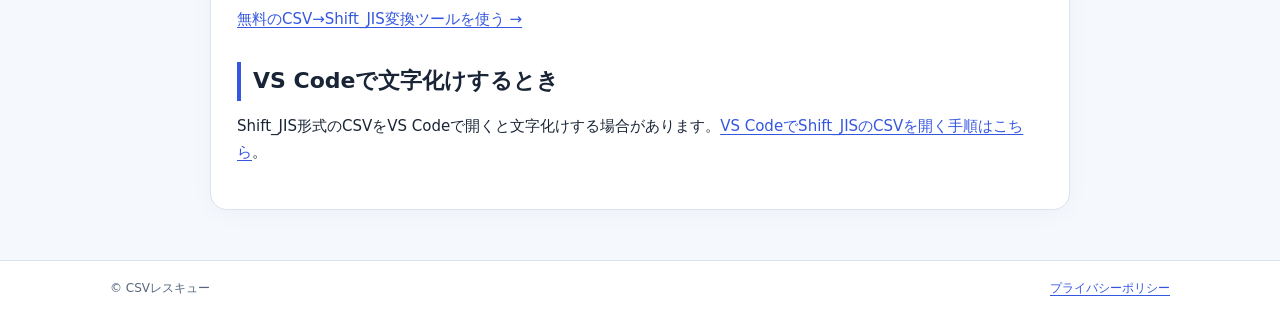
<file: csv-to-shift-jis.html>
<!doctype html>
<html lang="ja"><head><meta charset="utf-8"><meta name="viewport" content="width=device-width, initial-scale=1">
<meta name="description" content="CSVをUTF-8からShift_JIS（Windows-31J・CP932）に無料で変換する方法。文字化けの対処、絵文字や異体字など変換できない文字の確認、Excelでの注意点を紹介。">
<title>CSVをShift_JISに変換する無料ツール｜UTF-8・文字化け対策｜CSVレスキュー</title>
<link rel="canonical" href="https://csv-rescue-tool.pages.dev/csv-to-shift-jis"><link rel="stylesheet" href="style.css"><script async src="https://pagead2.googlesyndication.com/pagead/js/adsbygoogle.js?client=ca-pub-9713647473376060" crossorigin="anonymous"></script>
</head>
<body><header class="site-header"><div class="wrap header-inner"><a class="brand" href="./"><span class="brand-mark">CSV</span><span>レスキュー</span></a></div></header>
<main class="wrap article-main"><div class="breadcrumb"><a href="./">ホーム</a> › Shift_JIS形式で保存</div>
<section class="hero"><p class="eyebrow">CSV GUIDE 07</p><h1>CSVをShift_JIS（Windows-31J）に変換・保存する方法</h1>
<p class="hero-copy">UTF-8のCSVを、日本語の業務ソフトや一部のExcel環境で使われるShift_JIS系の文字コードに変換する手順をまとめました。無料・登録不要でブラウザ内で処理できます。</p></section>
<article class="panel article-body">
<h2>Shift_JISとWindows-31J（CP932）の違い</h2>
<p>「Shift_JIS」と呼ばれるファイルには、Windowsの拡張文字を含むWindows-31J（CP932）形式が使われる場合があります。このツールの出力は、一般にWindows-31Jとして扱われる文字の範囲に対応しています。ただし、相手のシステムが厳密なShift_JISだけを受け付ける場合、拡張文字が使えないことがあります。</p>
<h2>UTF-8からShift_JISに変換する手順</h2>
<ol>
<li><a href="./">CSVレスキューのトップページ</a>でファイルを選び、「CSVを診断する」を押します。</li>
<li>プレビューで日本語が正しく表示されているか確認します。文字化けしていたら「読み込み文字コード」を切り替えて再診断してください。</li>
<li>診断結果の「変換・整理してダウンロード」にある「出力文字コード」を「Shift_JIS（Windows-31J / CP932）」に変更します。</li>
<li>「変換できない文字」の警告がないことを確認して「CSVをダウンロード」を押します。</li>
<li>保存したファイルを利用先のExcelや業務ソフトで開いて文字・行数・列数を確認します。</li>
</ol>
<p><a href="sample-encoding.csv" download>変換できない文字を含むテスト用CSVをダウンロード</a>して、警告機能を試すこともできます。</p>
<h2>変換できない文字がある場合</h2>
<p>Shift_JIS系で表現できない文字（例：一部の絵文字「😀」や珍しい漢字）が含まれていると、ダウンロードを停止して件数と場所の例を表示します。無断で文字を消したり別の文字に変えたりしないための仕組みです。</p>
<ul>
<li><strong>文字を保持したい場合：</strong>出力文字コードを「UTF-8（BOM付き）」や「UTF-8（BOMなし）」に変更してください。</li>
<li><strong>置換してよい場合：</strong>「変換できない文字を『?』に置き換えて保存する」に明示的にチェックを入れます。元の文字は復元できません。</li>
<li>記号や似た形の文字でも、環境によって別の文字として扱われることがあります。出力後の内容を必ず確認してください。</li>
</ul>
<h2>Excelで文字化けが続く場合</h2>
<p>Excelのバージョンによっては、Shift_JIS系CSVをダブルクリックで開けることがあります。一方、UTF-8（BOM付き）の方が適している場合もあります。Excelの「データ」→「テキストまたはCSVから」で文字コードを指定する方法も試してください。元のCSVがすでに別の文字へ置き換えられている場合は、再変換だけでは元に戻せません。</p>
<h2>使う前に知っておきたい注意点</h2>
<ul>
<li>読み込みの自動判定は推定です。プレビューに文字化けがあれば手動指定してください。</li>
<li>元のファイルは書き換えません。出力ファイルには行の削除や列抽出など別のオプションも反映されます。</li>
<li>列中の引用符や改行を含むCSVでは、取り込み先ソフトの対応も確認してください。</li>
<li>このツールはブラウザ内でCSV内容を処理し、運営者のサーバーにファイル内容を送信しません。</li>
</ul>
<p><a href="./">無料のCSV→Shift_JIS変換ツールを使う →</a></p>
<h2>VS Codeで文字化けするとき</h2><p>Shift_JIS形式のCSVをVS Codeで開くと文字化けする場合があります。<a href="vscode-shift-jis">VS CodeでShift_JISのCSVを開く手順はこちら</a>。</p></article></main><footer class="site-footer"><div class="wrap footer-inner"><span>© CSVレスキュー</span><a href="privacy">プライバシーポリシー</a></div></footer></body></html>
</file>
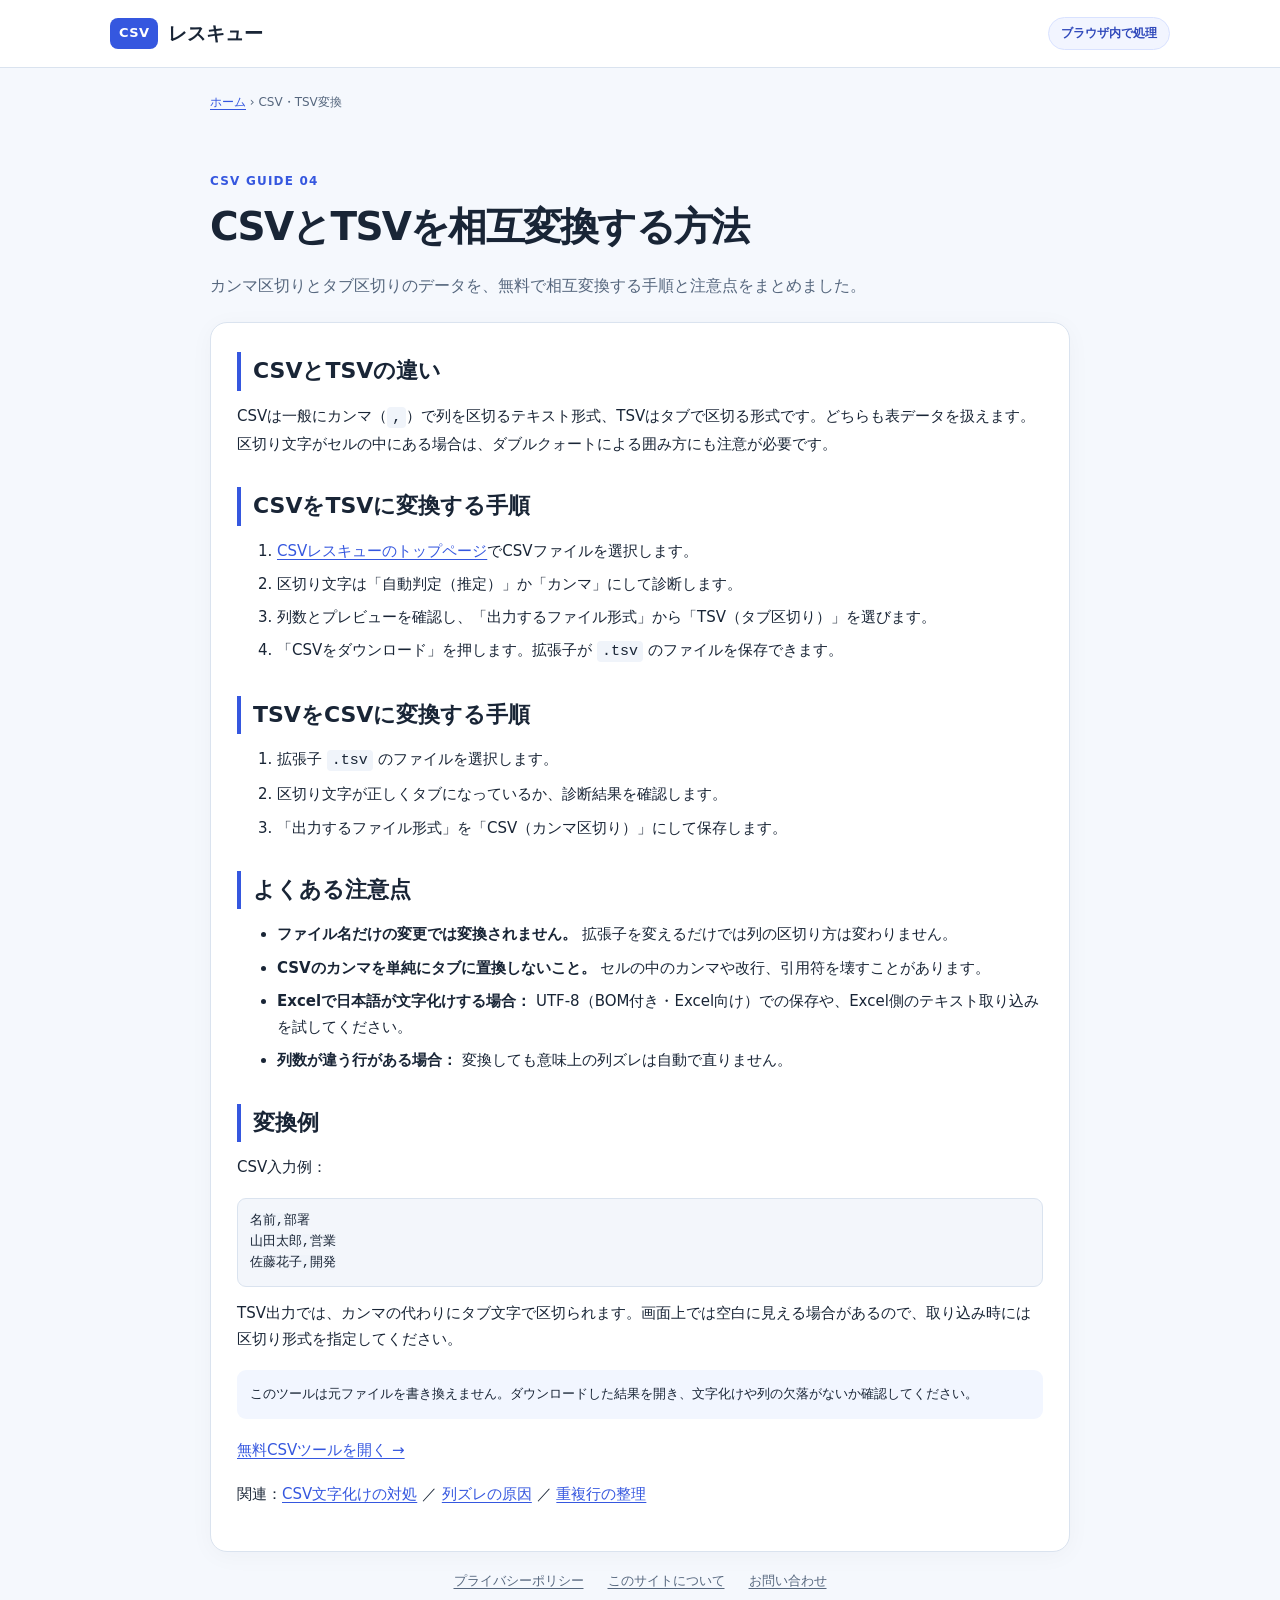
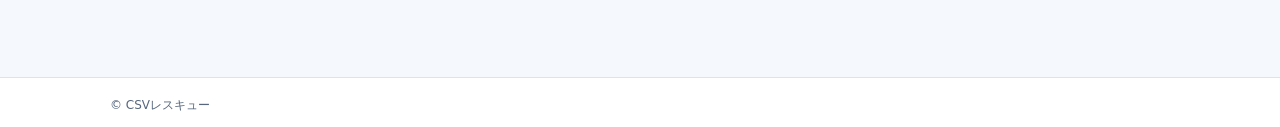
<file: csv-to-tsv.html>
<!doctype html>
<html lang="ja"><head><meta charset="utf-8"><meta name="viewport" content="width=device-width, initial-scale=1"><meta name="description" content="CSVをTSVへ、TSVをCSVへ無料で変換する手順。区切り文字の違い、Excelでの文字化け対策、注意点も解説。"><title>CSVをTSVに変換する方法・TSVをCSVに戻す方法｜CSVレスキュー</title><link rel="canonical" href="https://csv-rescue-tool.pages.dev/csv-to-tsv"><link rel="stylesheet" href="style.css"><script async src="https://pagead2.googlesyndication.com/pagead/js/adsbygoogle.js?client=ca-pub-9713647473376060" crossorigin="anonymous"></script>
</head>
<body><header class="site-header"><div class="wrap header-inner"><a class="brand" href="./"><span class="brand-mark">CSV</span><span>レスキュー</span></a><span class="privacy-pill">ブラウザ内で処理</span></div></header><main class="wrap article-main"><div class="breadcrumb"><a href="./">ホーム</a> › CSV・TSV変換</div><section class="hero"><p class="eyebrow">CSV GUIDE 04</p><h1>CSVとTSVを相互変換する方法</h1><p class="hero-copy">カンマ区切りとタブ区切りのデータを、無料で相互変換する手順と注意点をまとめました。</p></section><article class="panel article-body">
<h2>CSVとTSVの違い</h2>
<p>CSVは一般にカンマ（<code>,</code>）で列を区切るテキスト形式、TSVはタブで区切る形式です。どちらも表データを扱えます。区切り文字がセルの中にある場合は、ダブルクォートによる囲み方にも注意が必要です。</p>
<h2>CSVをTSVに変換する手順</h2>
<ol><li><a href="./">CSVレスキューのトップページ</a>でCSVファイルを選択します。</li><li>区切り文字は「自動判定（推定）」か「カンマ」にして診断します。</li><li>列数とプレビューを確認し、「出力するファイル形式」から「TSV（タブ区切り）」を選びます。</li><li>「CSVをダウンロード」を押します。拡張子が <code>.tsv</code> のファイルを保存できます。</li></ol>
<h2>TSVをCSVに変換する手順</h2>
<ol><li>拡張子 <code>.tsv</code> のファイルを選択します。</li><li>区切り文字が正しくタブになっているか、診断結果を確認します。</li><li>「出力するファイル形式」を「CSV（カンマ区切り）」にして保存します。</li></ol>
<h2>よくある注意点</h2>
<ul><li><strong>ファイル名だけの変更では変換されません。</strong> 拡張子を変えるだけでは列の区切り方は変わりません。</li><li><strong>CSVのカンマを単純にタブに置換しないこと。</strong> セルの中のカンマや改行、引用符を壊すことがあります。</li><li><strong>Excelで日本語が文字化けする場合：</strong> UTF-8（BOM付き・Excel向け）での保存や、Excel側のテキスト取り込みを試してください。</li><li><strong>列数が違う行がある場合：</strong> 変換しても意味上の列ズレは自動で直りません。</li></ul>
<h2>変換例</h2><p>CSV入力例：</p><pre><code>名前,部署
山田太郎,営業
佐藤花子,開発</code></pre><p>TSV出力では、カンマの代わりにタブ文字で区切られます。画面上では空白に見える場合があるので、取り込み時には区切り形式を指定してください。</p>
<p class="article-note">このツールは元ファイルを書き換えません。ダウンロードした結果を開き、文字化けや列の欠落がないか確認してください。</p><p><a href="./">無料CSVツールを開く →</a></p><p>関連：<a href="csv-mojibake">CSV文字化けの対処</a> ／ <a href="csv-columns">列ズレの原因</a> ／ <a href="csv-duplicates">重複行の整理</a></p></article><nav class="legal-links"><a href="privacy">プライバシーポリシー</a><a href="about">このサイトについて</a><a href="contact">お問い合わせ</a></nav></main><footer class="site-footer"><div class="wrap footer-inner"><span>© CSVレスキュー</span></div></footer></body></html>
</file>
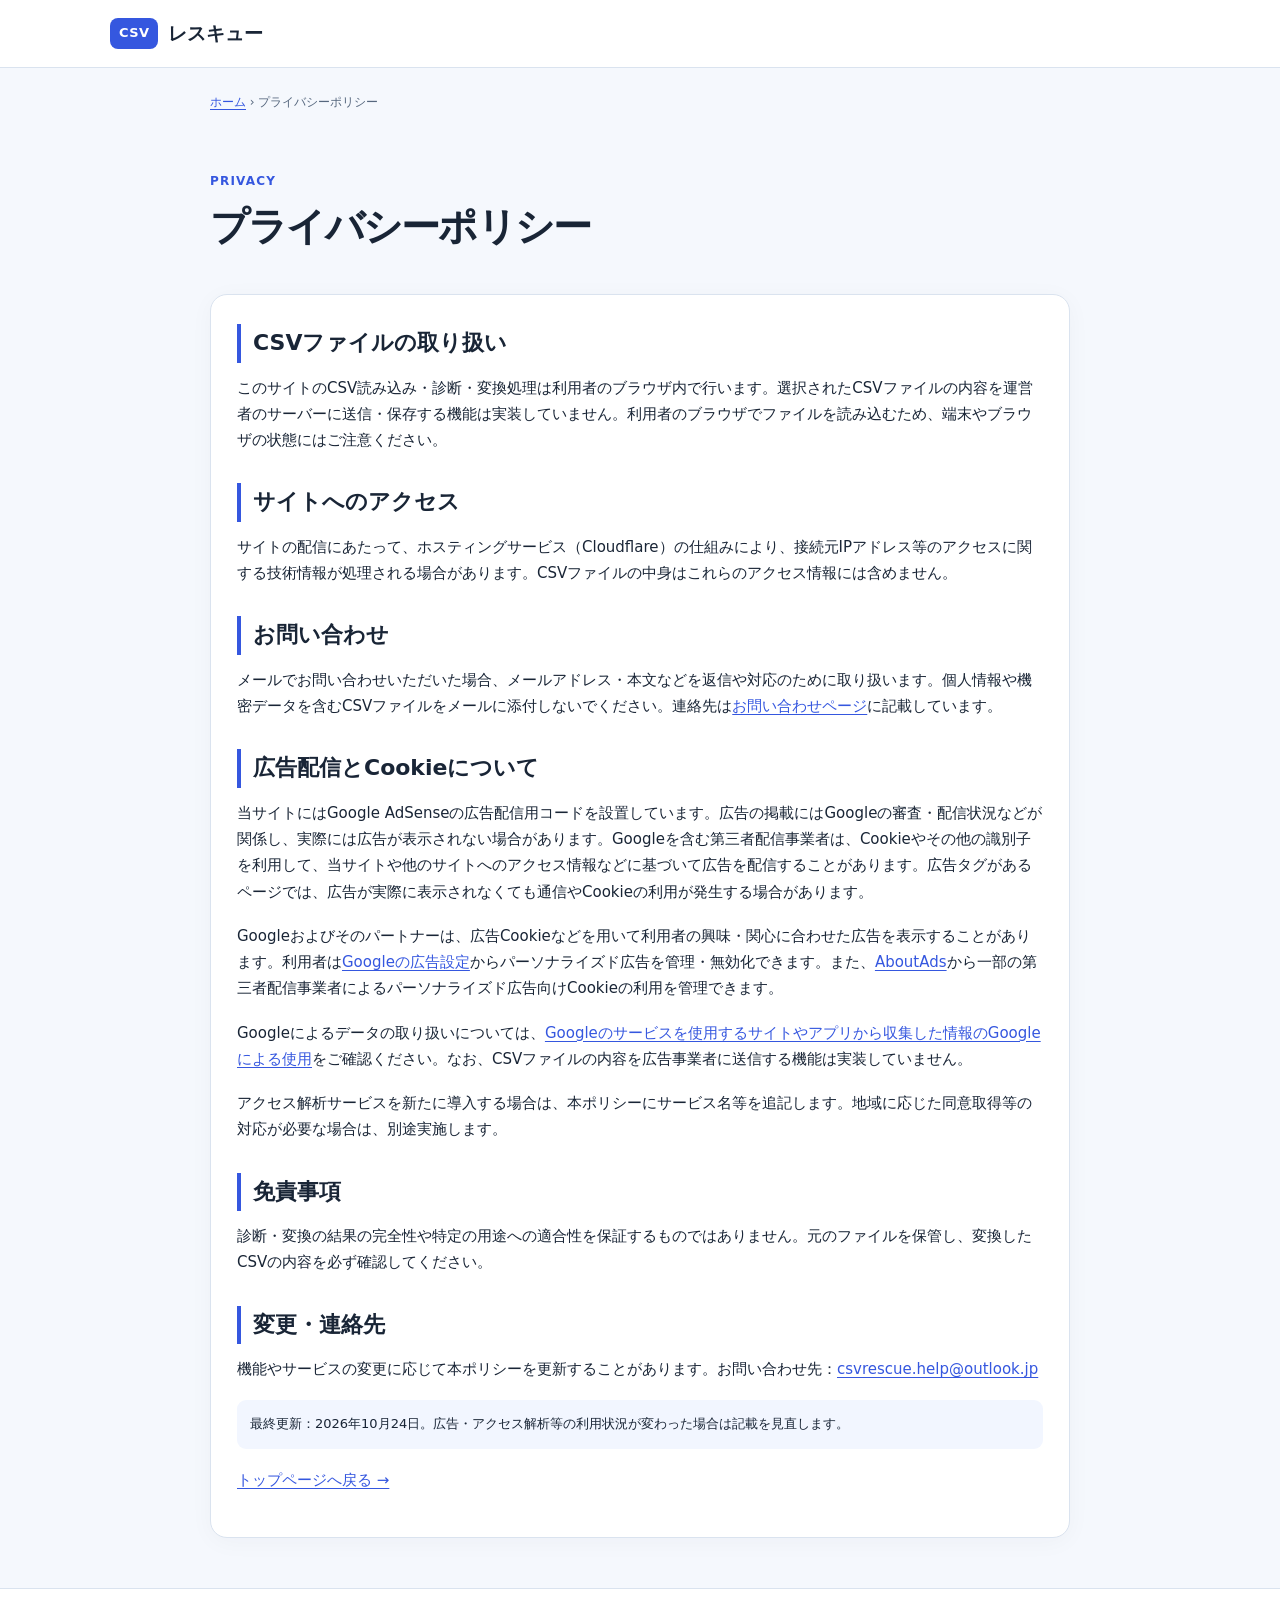
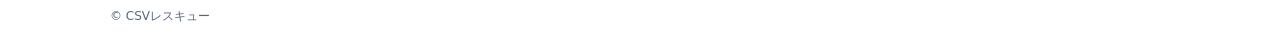
<file: privacy.html>
<!doctype html>
<html lang="ja"><head><meta charset="utf-8"><meta name="viewport" content="width=device-width, initial-scale=1"><link rel="canonical" href="https://csv-rescue-tool.pages.dev/privacy"><meta name="description" content="CSVレスキューのプライバシーポリシー。CSVデータの取り扱い、メール問い合わせ、アクセスログと広告について説明します。"><title>プライバシーポリシー｜CSVレスキュー</title><link rel="stylesheet" href="style.css"><script async src="https://pagead2.googlesyndication.com/pagead/js/adsbygoogle.js?client=ca-pub-9713647473376060" crossorigin="anonymous"></script>
</head>
<body><header class="site-header"><div class="wrap header-inner"><a class="brand" href="./"><span class="brand-mark">CSV</span><span>レスキュー</span></a></div></header>
<main class="wrap article-main"><div class="breadcrumb"><a href="./">ホーム</a> › プライバシーポリシー</div><section class="hero"><p class="eyebrow">PRIVACY</p><h1>プライバシーポリシー</h1></section><article class="panel article-body">
<h2>CSVファイルの取り扱い</h2><p>このサイトのCSV読み込み・診断・変換処理は利用者のブラウザ内で行います。選択されたCSVファイルの内容を運営者のサーバーに送信・保存する機能は実装していません。利用者のブラウザでファイルを読み込むため、端末やブラウザの状態にはご注意ください。</p>
<h2>サイトへのアクセス</h2><p>サイトの配信にあたって、ホスティングサービス（Cloudflare）の仕組みにより、接続元IPアドレス等のアクセスに関する技術情報が処理される場合があります。CSVファイルの中身はこれらのアクセス情報には含めません。</p>
<h2>お問い合わせ</h2><p>メールでお問い合わせいただいた場合、メールアドレス・本文などを返信や対応のために取り扱います。個人情報や機密データを含むCSVファイルをメールに添付しないでください。連絡先は<a href="contact">お問い合わせページ</a>に記載しています。</p>
<h2>広告配信とCookieについて</h2>
<p>当サイトにはGoogle AdSenseの広告配信用コードを設置しています。広告の掲載にはGoogleの審査・配信状況などが関係し、実際には広告が表示されない場合があります。Googleを含む第三者配信事業者は、Cookieやその他の識別子を利用して、当サイトや他のサイトへのアクセス情報などに基づいて広告を配信することがあります。広告タグがあるページでは、広告が実際に表示されなくても通信やCookieの利用が発生する場合があります。</p>
<p>Googleおよびそのパートナーは、広告Cookieなどを用いて利用者の興味・関心に合わせた広告を表示することがあります。利用者は<a href="https://adssettings.google.com/" rel="noopener noreferrer">Googleの広告設定</a>からパーソナライズド広告を管理・無効化できます。また、<a href="https://www.aboutads.info/choices/" rel="noopener noreferrer">AboutAds</a>から一部の第三者配信事業者によるパーソナライズド広告向けCookieの利用を管理できます。</p>
<p>Googleによるデータの取り扱いについては、<a href="https://policies.google.com/technologies/partner-sites?hl=ja" rel="noopener noreferrer">Googleのサービスを使用するサイトやアプリから収集した情報のGoogleによる使用</a>をご確認ください。なお、CSVファイルの内容を広告事業者に送信する機能は実装していません。</p>
<p>アクセス解析サービスを新たに導入する場合は、本ポリシーにサービス名等を追記します。地域に応じた同意取得等の対応が必要な場合は、別途実施します。</p>
<h2>免責事項</h2><p>診断・変換の結果の完全性や特定の用途への適合性を保証するものではありません。元のファイルを保管し、変換したCSVの内容を必ず確認してください。</p>
<h2>変更・連絡先</h2><p>機能やサービスの変更に応じて本ポリシーを更新することがあります。お問い合わせ先：<a href="mailto:csvrescue.help@outlook.jp">csvrescue.help@outlook.jp</a></p>
<p class="article-note">最終更新：2026年10月24日。広告・アクセス解析等の利用状況が変わった場合は記載を見直します。</p><p><a href="./">トップページへ戻る →</a></p></article></main><footer class="site-footer"><div class="wrap footer-inner"><span>© CSVレスキュー</span></div></footer></body></html>
</file>
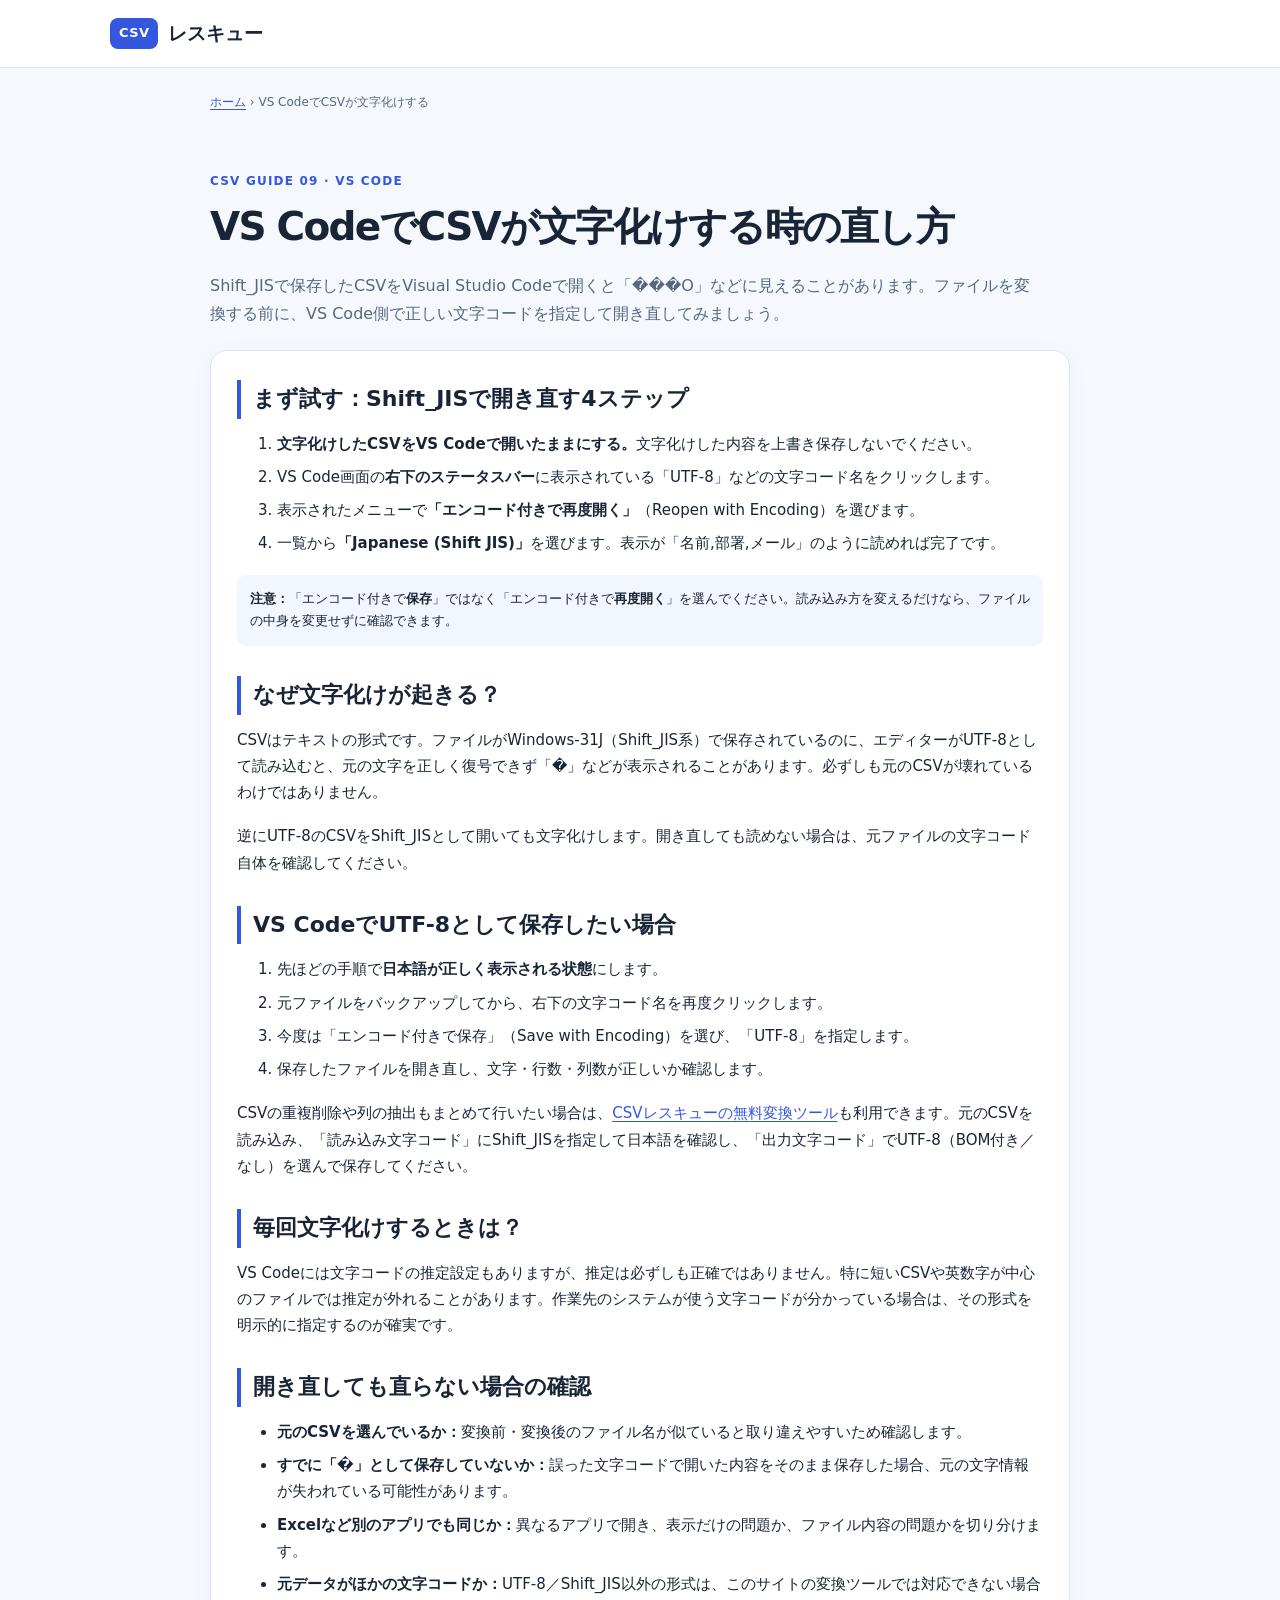
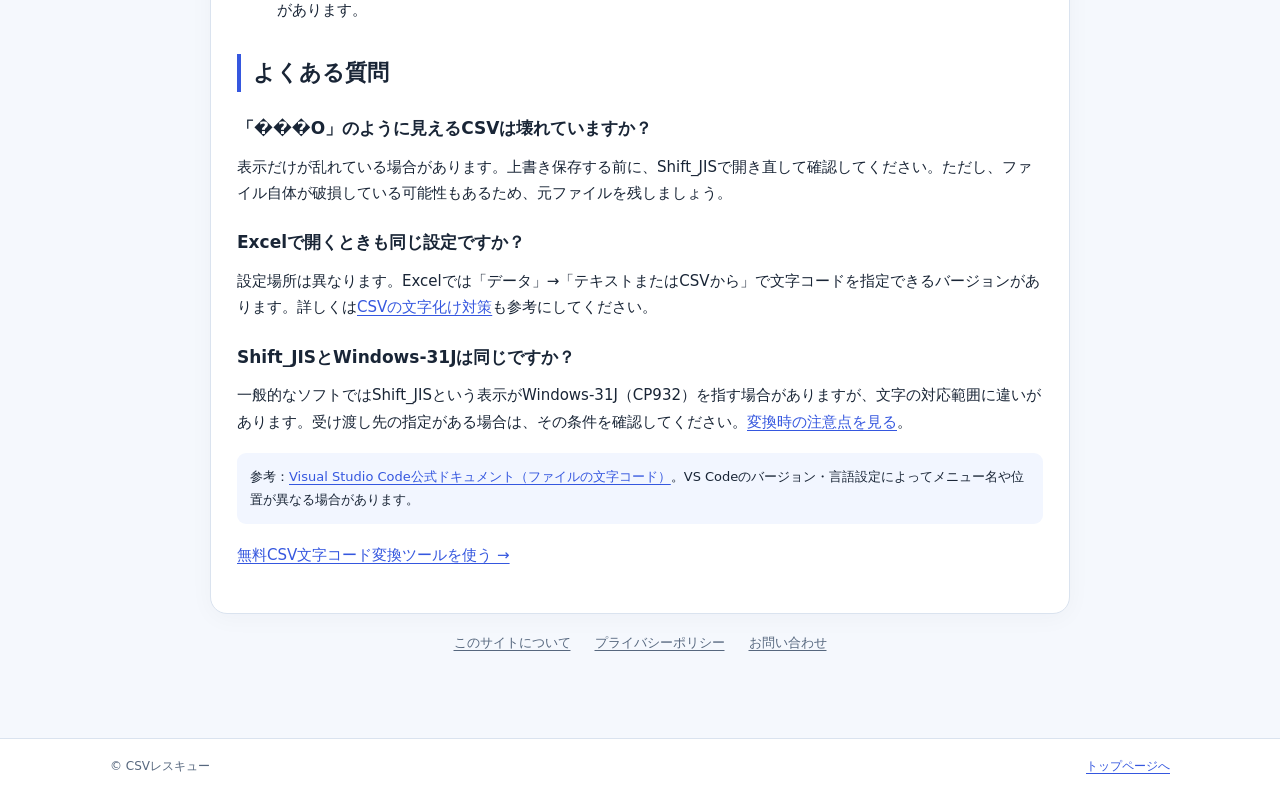
<file: vscode-shift-jis.html>
<!doctype html>
<html lang="ja">
<head>
  <meta charset="utf-8">
  <meta name="viewport" content="width=device-width, initial-scale=1">
  <meta name="description" content="VS CodeでShift_JISのCSVが文字化けする場合の直し方。右下のUTF-8から「エンコード付きで再度開く」→「Japanese (Shift JIS)」を選ぶ手順と、UTF-8へ変換する方法を解説。">
  <link rel="canonical" href="https://csv-rescue-tool.pages.dev/vscode-shift-jis">
  <title>VS CodeでCSVが文字化けする時の直し方｜Shift_JIS・UTF-8の開き方｜CSVレスキュー</title>
  <link rel="stylesheet" href="style.css">
<script async src="https://pagead2.googlesyndication.com/pagead/js/adsbygoogle.js?client=ca-pub-9713647473376060" crossorigin="anonymous"></script>
</head>
<body>
  <header class="site-header"><div class="wrap header-inner"><a class="brand" href="./"><span class="brand-mark">CSV</span><span>レスキュー</span></a></div></header>
  <main class="wrap article-main">
    <div class="breadcrumb"><a href="./">ホーム</a> › VS CodeでCSVが文字化けする</div>
    <section class="hero">
      <p class="eyebrow">CSV GUIDE 09 · VS CODE</p>
      <h1>VS CodeでCSVが文字化けする時の直し方</h1>
      <p class="hero-copy">Shift_JISで保存したCSVをVisual Studio Codeで開くと「���O」などに見えることがあります。ファイルを変換する前に、VS Code側で正しい文字コードを指定して開き直してみましょう。</p>
    </section>
    <article class="panel article-body">
      <h2>まず試す：Shift_JISで開き直す4ステップ</h2>
      <ol>
        <li><strong>文字化けしたCSVをVS Codeで開いたままにする。</strong>文字化けした内容を上書き保存しないでください。</li>
        <li>VS Code画面の<strong>右下のステータスバー</strong>に表示されている「UTF-8」などの文字コード名をクリックします。</li>
        <li>表示されたメニューで<strong>「エンコード付きで再度開く」</strong>（Reopen with Encoding）を選びます。</li>
        <li>一覧から<strong>「Japanese (Shift JIS)」</strong>を選びます。表示が「名前,部署,メール」のように読めれば完了です。</li>
      </ol>
      <p class="article-note"><strong>注意：</strong>「エンコード付きで<strong>保存</strong>」ではなく「エンコード付きで<strong>再度開く</strong>」を選んでください。読み込み方を変えるだけなら、ファイルの中身を変更せずに確認できます。</p>
      <h2>なぜ文字化けが起きる？</h2>
      <p>CSVはテキストの形式です。ファイルがWindows-31J（Shift_JIS系）で保存されているのに、エディターがUTF-8として読み込むと、元の文字を正しく復号できず「�」などが表示されることがあります。必ずしも元のCSVが壊れているわけではありません。</p>
      <p>逆にUTF-8のCSVをShift_JISとして開いても文字化けします。開き直しても読めない場合は、元ファイルの文字コード自体を確認してください。</p>
      <h2>VS CodeでUTF-8として保存したい場合</h2>
      <ol>
        <li>先ほどの手順で<strong>日本語が正しく表示される状態</strong>にします。</li>
        <li>元ファイルをバックアップしてから、右下の文字コード名を再度クリックします。</li>
        <li>今度は「エンコード付きで保存」（Save with Encoding）を選び、「UTF-8」を指定します。</li>
        <li>保存したファイルを開き直し、文字・行数・列数が正しいか確認します。</li>
      </ol>
      <p>CSVの重複削除や列の抽出もまとめて行いたい場合は、<a href="./">CSVレスキューの無料変換ツール</a>も利用できます。元のCSVを読み込み、「読み込み文字コード」にShift_JISを指定して日本語を確認し、「出力文字コード」でUTF-8（BOM付き／なし）を選んで保存してください。</p>
      <h2>毎回文字化けするときは？</h2>
      <p>VS Codeには文字コードの推定設定もありますが、推定は必ずしも正確ではありません。特に短いCSVや英数字が中心のファイルでは推定が外れることがあります。作業先のシステムが使う文字コードが分かっている場合は、その形式を明示的に指定するのが確実です。</p>
      <h2>開き直しても直らない場合の確認</h2>
      <ul>
        <li><strong>元のCSVを選んでいるか：</strong>変換前・変換後のファイル名が似ていると取り違えやすいため確認します。</li>
        <li><strong>すでに「�」として保存していないか：</strong>誤った文字コードで開いた内容をそのまま保存した場合、元の文字情報が失われている可能性があります。</li>
        <li><strong>Excelなど別のアプリでも同じか：</strong>異なるアプリで開き、表示だけの問題か、ファイル内容の問題かを切り分けます。</li>
        <li><strong>元データがほかの文字コードか：</strong>UTF-8／Shift_JIS以外の形式は、このサイトの変換ツールでは対応できない場合があります。</li>
      </ul>
      <h2>よくある質問</h2>
      <h3>「���O」のように見えるCSVは壊れていますか？</h3>
      <p>表示だけが乱れている場合があります。上書き保存する前に、Shift_JISで開き直して確認してください。ただし、ファイル自体が破損している可能性もあるため、元ファイルを残しましょう。</p>
      <h3>Excelで開くときも同じ設定ですか？</h3>
      <p>設定場所は異なります。Excelでは「データ」→「テキストまたはCSVから」で文字コードを指定できるバージョンがあります。詳しくは<a href="csv-mojibake">CSVの文字化け対策</a>も参考にしてください。</p>
      <h3>Shift_JISとWindows-31Jは同じですか？</h3>
      <p>一般的なソフトではShift_JISという表示がWindows-31J（CP932）を指す場合がありますが、文字の対応範囲に違いがあります。受け渡し先の指定がある場合は、その条件を確認してください。<a href="csv-to-shift-jis">変換時の注意点を見る</a>。</p>
      <p class="article-note">参考：<a href="https://code.visualstudio.com/docs/editing/codebasics" rel="noopener noreferrer">Visual Studio Code公式ドキュメント（ファイルの文字コード）</a>。VS Codeのバージョン・言語設定によってメニュー名や位置が異なる場合があります。</p>
      <p><a href="./">無料CSV文字コード変換ツールを使う →</a></p>
    </article>
    <nav class="legal-links" aria-label="サイト情報"><a href="about">このサイトについて</a><a href="privacy">プライバシーポリシー</a><a href="contact">お問い合わせ</a></nav>
  </main>
  <footer class="site-footer"><div class="wrap footer-inner"><span>© CSVレスキュー</span><a href="./">トップページへ</a></div></footer>
</body>
</html>
</file>
<file: style.css>
:root{--ink:#192536;--muted:#56677e;--line:#dae3ef;--bg:#f5f8fd;--card:#fff;--blue:#3557df;--blue-dark:#2342b8;--green:#14744e;--amber:#916106}
*{box-sizing:border-box}html{scroll-behavior:smooth}body{margin:0;background:var(--bg);color:var(--ink);font-family:system-ui,-apple-system,"Hiragino Kaku Gothic ProN","Yu Gothic",Meiryo,sans-serif;line-height:1.75}a{color:var(--blue);text-underline-offset:3px}a:hover{text-decoration-thickness:2px}button,select,input{font:inherit}.wrap{width:min(100% - 40px,1060px);margin-inline:auto}.site-header{background:#fff;border-bottom:1px solid var(--line)}.header-inner,.footer-inner{display:flex;align-items:center;justify-content:space-between;gap:16px;padding:17px 0}.brand{display:flex;align-items:center;gap:10px;text-decoration:none;color:var(--ink);font-weight:800;font-size:19px}.brand-mark{display:grid;place-items:center;background:var(--blue);color:#fff;border-radius:8px;padding:4px 9px;font-size:13px;letter-spacing:.03em}.privacy-pill,.file-badge,.status-pill{border:1px solid #d9e2ff;background:#f2f5ff;color:#3049bb;border-radius:999px;padding:5px 12px;font-size:12px;font-weight:700}.skip-link{position:absolute;transform:translateY(-150%);background:#fff;padding:8px}.skip-link:focus{transform:none;z-index:10}.hero{padding:58px 0 33px}.eyebrow,.step-label{font-size:12px;letter-spacing:.1em;font-weight:800;color:var(--blue);margin:0 0 8px}.hero h1{font-size:clamp(29px,4.3vw,48px);letter-spacing:-.045em;line-height:1.38;margin:0 0 18px}.hero-copy{font-size:16px;color:var(--muted);max-width:820px;margin:0}.hero-tags{display:flex;gap:9px;flex-wrap:wrap;margin-top:20px}.hero-tags span{font-size:12px;color:#476082;background:#eaf0fd;border:1px solid #dbe5f8;border-radius:20px;padding:5px 11px}.panel{background:var(--card);border:1px solid var(--line);border-radius:17px;padding:26px;box-shadow:0 4px 24px rgba(19,35,65,.035)}.upload-panel{margin-bottom:28px}.section-heading{display:flex;align-items:center;justify-content:space-between;gap:16px;margin-bottom:18px}.section-heading h2,.faq h2{font-size:23px;line-height:1.4;margin:0}.section-heading .step-label{margin-bottom:4px}.drop-zone{display:flex;align-items:center;justify-content:center;flex-direction:column;gap:7px;text-align:center;border:2px dashed #adc1db;border-radius:13px;padding:30px 16px;background:#fafcff;cursor:pointer;transition:.15s}.drop-zone:hover,.drop-zone.dragging{border-color:var(--blue);background:#f1f5ff}.upload-icon{display:grid;place-items:center;width:45px;height:45px;border-radius:13px;background:#e7edff;color:var(--blue);font-size:27px;font-weight:700}.drop-zone strong{font-size:17px}.drop-zone span:not(.upload-icon){font-size:13px;color:var(--muted)}.drop-zone small{font-size:12px;color:var(--muted);margin-top:5px}#file-input{position:absolute;width:1px;height:1px;opacity:0;pointer-events:none}.file-meta{font-size:13px;color:var(--muted);margin:12px 0 18px;overflow-wrap:anywhere}.controls{display:flex;align-items:end;gap:12px;flex-wrap:wrap}.field{display:flex;flex-direction:column;gap:6px;min-width:180px}.field>label{font-size:13px;font-weight:700}.controls .field:first-child{flex:1}select{font-size:14px;color:var(--ink);background:#fff;border:1px solid #b9c8db;border-radius:9px;padding:10px 12px;min-height:45px}.button{font-size:14px;font-weight:750;border:0;border-radius:10px;padding:12px 21px;min-height:46px;cursor:pointer;transition:.15s;white-space:nowrap}.button.primary{background:var(--blue);color:#fff}.button.primary:hover{background:var(--blue-dark)}.button:disabled{opacity:.48;cursor:not-allowed}.hint{font-size:13px;color:var(--muted);margin:13px 0 0}.error{color:#b42318;font-size:13px;font-weight:700;margin:10px 0 0}.error:empty{display:none}.results{margin:28px 0}.hidden{display:none!important}.results-heading{margin-bottom:16px}.summary-grid{display:grid;grid-template-columns:repeat(4,1fr);gap:12px;margin-bottom:14px}.summary-card{background:#fff;border:1px solid var(--line);border-radius:13px;padding:16px}.summary-card span{display:block;color:var(--muted);font-size:12px}.summary-card strong{display:block;font-size:27px;line-height:1.4;margin-top:3px;font-variant-numeric:tabular-nums}.result-panel{margin-bottom:15px}.result-panel h3{font-size:17px;margin:0 0 12px}.check-list{display:grid;gap:9px}.check-item{display:flex;align-items:flex-start;gap:12px;padding:12px;border-radius:9px;background:#f7f9fc;font-size:13px;overflow-wrap:anywhere}.check-item strong{display:block;font-size:14px;margin-bottom:2px}.check-icon{font-weight:900;font-size:15px;min-width:22px}.check-item.ok .check-icon{color:var(--green)}.check-item.warn .check-icon{color:var(--amber)}.check-item.info .check-icon{color:var(--blue)}.before-table{margin:0 0 14px}.table-wrap{overflow:auto;max-width:100%;border:1px solid var(--line);border-radius:10px}table{border-collapse:collapse;min-width:100%;font-size:13px;white-space:nowrap}th,td{padding:9px 12px;border-bottom:1px solid var(--line);border-right:1px solid var(--line);max-width:280px;overflow:hidden;text-overflow:ellipsis;text-align:left}th{background:#eef3f9;font-weight:800}tr:last-child td{border-bottom:0}th:last-child,td:last-child{border-right:0}.download-controls{display:grid;grid-template-columns:1fr 1fr;gap:15px 22px;align-items:center}.download-controls .field,.download-controls .export-summary{grid-column:1/-1}.download-controls .field select{max-width:350px}.checkbox-line{display:flex;align-items:flex-start;gap:8px;font-size:13px;color:#334155;cursor:pointer}.checkbox-line input{width:17px;height:17px;margin-top:4px;accent-color:var(--blue);flex-shrink:0}.export-summary{background:#eff5ff;border:1px solid #d9e6ff;border-radius:9px;padding:12px 14px;color:#2c4774;font-size:13px;font-weight:650;margin:0}.download-controls button{grid-column:1/-1;justify-self:start}.section-guides{margin:36px 0}.guide-grid{display:grid;grid-template-columns:repeat(3,minmax(0,1fr));gap:14px}.guide-card{padding:23px}.guide-card h3{font-size:17px;margin:5px 0 8px}.guide-card p:not(.step-label){font-size:13px;color:var(--muted);margin:0 0 17px}.guide-card a{font-weight:750;font-size:13px}.faq{margin:32px 0}.faq h2{margin-bottom:10px}.faq details{border-top:1px solid var(--line);padding:14px 0;font-size:14px}.faq summary{cursor:pointer;font-weight:700}.faq details p{font-size:13px;color:var(--muted);margin-bottom:0}.legal-links{display:flex;justify-content:center;gap:24px;flex-wrap:wrap;padding:18px 0 34px}.legal-links a{font-size:13px;color:var(--muted)}.site-footer{border-top:1px solid var(--line);background:#fff}.footer-inner{font-size:12px;color:var(--muted)}.article-main{max-width:860px;margin:0 auto 50px}.article-main .hero{padding-bottom:22px}.article-main .hero h1{font-size:clamp(26px,4vw,39px)}.article-body{font-size:15px}.article-body h2{font-size:22px;margin:30px 0 12px;border-left:4px solid var(--blue);padding-left:12px}.article-body h2:first-child{margin-top:3px}.article-body h3{font-size:17px;margin:22px 0 8px}.article-body p,.article-body ul,.article-body ol{margin:10px 0 18px}.article-body li{margin:7px 0}.article-body pre{background:#f3f6fb;border:1px solid var(--line);border-radius:9px;padding:12px;overflow-x:auto;line-height:1.6;font-size:13px}.article-body code{background:#f0f4fa;padding:2px 5px;border-radius:4px}.article-body pre code{padding:0}.article-note{font-size:13px;background:#f2f6ff;border-radius:9px;padding:13px}.breadcrumb{font-size:12px;padding-top:24px;color:var(--muted)}
@media(max-width:760px){.wrap{width:min(100% - 24px,1060px)}.hero{padding:38px 0 24px}.desktop-break{display:none}.hero-copy{font-size:14px}.panel{padding:18px;border-radius:13px}.controls{display:grid;grid-template-columns:1fr}.controls .field,.controls .button{width:100%}.summary-grid{grid-template-columns:repeat(2,minmax(0,1fr));gap:9px}.summary-card{padding:13px}.summary-card strong{font-size:23px}.summary-card span{font-size:11px}.guide-grid{grid-template-columns:1fr}.download-controls{grid-template-columns:1fr}.download-controls button{width:100%}.footer-inner{flex-direction:column;align-items:flex-start;gap:5px}.section-heading h2{font-size:19px}.privacy-pill{font-size:10px}.article-main .panel{padding:18px}}

/* v3: CSV/TSV形式選択と列番号抽出 */
.download-controls .column-extract-field{grid-column:1/-1;max-width:570px}
.column-extract-field input{width:100%;min-height:45px;font:inherit;font-size:14px;border:1px solid #b9c8db;border-radius:9px;padding:9px 12px;color:var(--ink)}
.column-extract-field input:focus{outline:2px solid #3557df;outline-offset:2px}
.column-extract-field .hint{margin:0}
.export-summary.invalid{background:#fff1f1;color:#9e2b26;border-color:#eab1aa}
@media(min-width:761px){.guide-grid{grid-template-columns:repeat(3,minmax(0,1fr))}}

/* v4: 重複判定列と残す行の選択 */
.dedupe-control{grid-column:1/-1;border:1px solid #cdd9ee;border-radius:12px;background:#f8fbff;padding:17px;display:grid;gap:13px}
.dedupe-enable{font-weight:800;font-size:15px;color:#263c66}
.dedupe-options{display:grid;grid-template-columns:1fr 1fr;gap:12px 18px;align-items:start}
.dedupe-options .column-extract-field{grid-column:1/-1;max-width:570px}
.dedupe-options .hint,.dedupe-preview{grid-column:1/-1;margin:0;font-size:12px;line-height:1.6}
.dedupe-preview{font-weight:750;color:#294b80}
.dedupe-options.is-inactive{opacity:.57}
.dedupe-options select{width:100%}
.dedupe-options input[type=text]{width:100%;min-height:45px;font:inherit;font-size:14px;border:1px solid #b9c8db;border-radius:9px;padding:9px 12px;color:var(--ink)}
@media(max-width:760px){.dedupe-options{grid-template-columns:1fr}.dedupe-control{padding:14px}}

/* v5: Shift_JIS / Windows-31J出力の安全確認 */
.sjis-options{grid-column:1/-1;border:1px solid #cdd9ee;border-radius:12px;background:#f8fbff;padding:16px;display:grid;gap:10px}
.sjis-options>.hint{margin:0}
.encoding-warning{margin:0;padding:11px 13px;border-radius:9px;background:#eaf7f0;color:#17613e;border:1px solid #c8e5d5;font-size:13px;line-height:1.65;font-weight:700;overflow-wrap:anywhere}
.encoding-warning:empty{display:none}
.encoding-warning.has-unmappable{background:#fff5e7;color:#814c0b;border-color:#efcf9b}
.sjis-options .checkbox-line{font-weight:700}

/* v6: 2ファイル差分比較 */
.compare-hero{padding-bottom:29px}
.compare-panel{margin-bottom:28px}
.compare-files{display:grid;grid-template-columns:repeat(2,minmax(0,1fr));gap:15px}
.compare-file-box{background:#fafcff;border:1px solid var(--line);border-radius:13px;padding:18px;min-width:0}
.compare-file-box h3{display:flex;align-items:center;gap:9px;font-size:17px;margin:0 0 14px}
.compare-file-index{display:inline-grid;place-items:center;width:31px;height:31px;border-radius:8px;background:#e5ebff;color:#2645b7;font-size:14px}
.compare-file-index.after{background:#dcf6eb;color:#096746}
.compare-file-box>label{display:block;font-size:13px;font-weight:700;margin-bottom:7px}
.compare-file-box input[type=file]{display:block;width:100%;max-width:100%;font-size:13px;background:#fff;border:1px solid #becde0;border-radius:8px;padding:10px}
.compare-file-box .hint{overflow-wrap:anywhere}
.compare-file-options{display:grid;grid-template-columns:1fr 1fr;gap:10px;margin-top:15px}
.compare-file-options .field{min-width:0}
.compare-file-options select{width:100%;min-width:0;font-size:12px}
.compare-sample-links{margin-top:16px}
.compare-mode{margin-top:19px;padding:20px;background:#f8fbff;box-shadow:none}
.compare-mode h3{font-size:17px;margin:0 0 11px}
.compare-radio{display:flex;align-items:flex-start;gap:10px;font-size:14px;cursor:pointer;padding:9px 0}
.compare-radio input{margin-top:7px;accent-color:var(--blue)}
.compare-radio strong,.compare-radio small{display:block}
.compare-radio small{color:var(--muted);font-size:12px;line-height:1.65;margin-top:4px}
.compare-key-field{max-width:530px;margin:4px 0 13px 28px}
.compare-key-field input{max-width:160px;min-height:44px;border:1px solid #b9c8db;border-radius:9px;padding:8px 12px}
.compare-key-field .hint{margin-top:0}
.compare-go{margin-top:18px}
.compare-main .article-body{margin-bottom:26px}
.compare-guide h2:first-child{margin-top:0}
#compare-table td:nth-child(4),#compare-table td:nth-child(5){max-width:320px;min-width:185px;white-space:nowrap}
#compare-table td:nth-child(2){max-width:175px}
@media(max-width:760px){.compare-files{grid-template-columns:1fr}.compare-file-options{grid-template-columns:1fr 1fr}.compare-panel{padding:18px}.compare-go{width:100%}.compare-key-field{margin-left:25px}.compare-main .summary-grid{grid-template-columns:repeat(2,minmax(0,1fr))}}
@media(max-width:420px){.compare-file-options{grid-template-columns:1fr}}

/* AdSense review quality improvements: hands-on examples, readable reference tables */
.starter-panel{margin:8px 0 30px}
.starter-steps{display:grid;grid-template-columns:repeat(3,minmax(0,1fr));gap:16px;padding:0;list-style:none;counter-reset:step;margin:4px 0 14px}
.starter-steps li{position:relative;background:#f6f9ff;border:1px solid #e0e8f7;border-radius:12px;padding:16px 16px 14px;min-width:0}
.starter-steps li::before{counter-increment:step;content:counter(step);display:inline-grid;place-items:center;width:26px;height:26px;margin-right:7px;background:#e1e9ff;color:#2748b8;border-radius:50%;font-size:13px;font-weight:800}
.starter-steps li strong{font-size:14px}
.starter-steps li p{margin:10px 0 0;font-size:13px;line-height:1.8;color:var(--muted)}
.example-grid{display:grid;grid-template-columns:repeat(2,minmax(0,1fr));gap:12px;margin:20px 0}
.example-card{border:1px solid var(--line);background:#fbfcff;border-radius:11px;padding:14px;min-width:0}
.example-card pre{margin:10px 0 4px}
.article-table{border-collapse:collapse;width:100%;font-size:14px;line-height:1.65;margin:14px 0 22px;min-width:490px}
.article-table th,.article-table td{border:1px solid #d8e1ee;padding:10px 12px;vertical-align:top;text-align:left}
.article-table th{background:#ecf2fc;color:#263f6b;font-weight:750}
.article-table tbody tr:nth-child(even){background:#f9fbff}
@media(max-width:760px){.starter-steps,.example-grid{grid-template-columns:1fr}.article-table{font-size:13px}}
</file>
